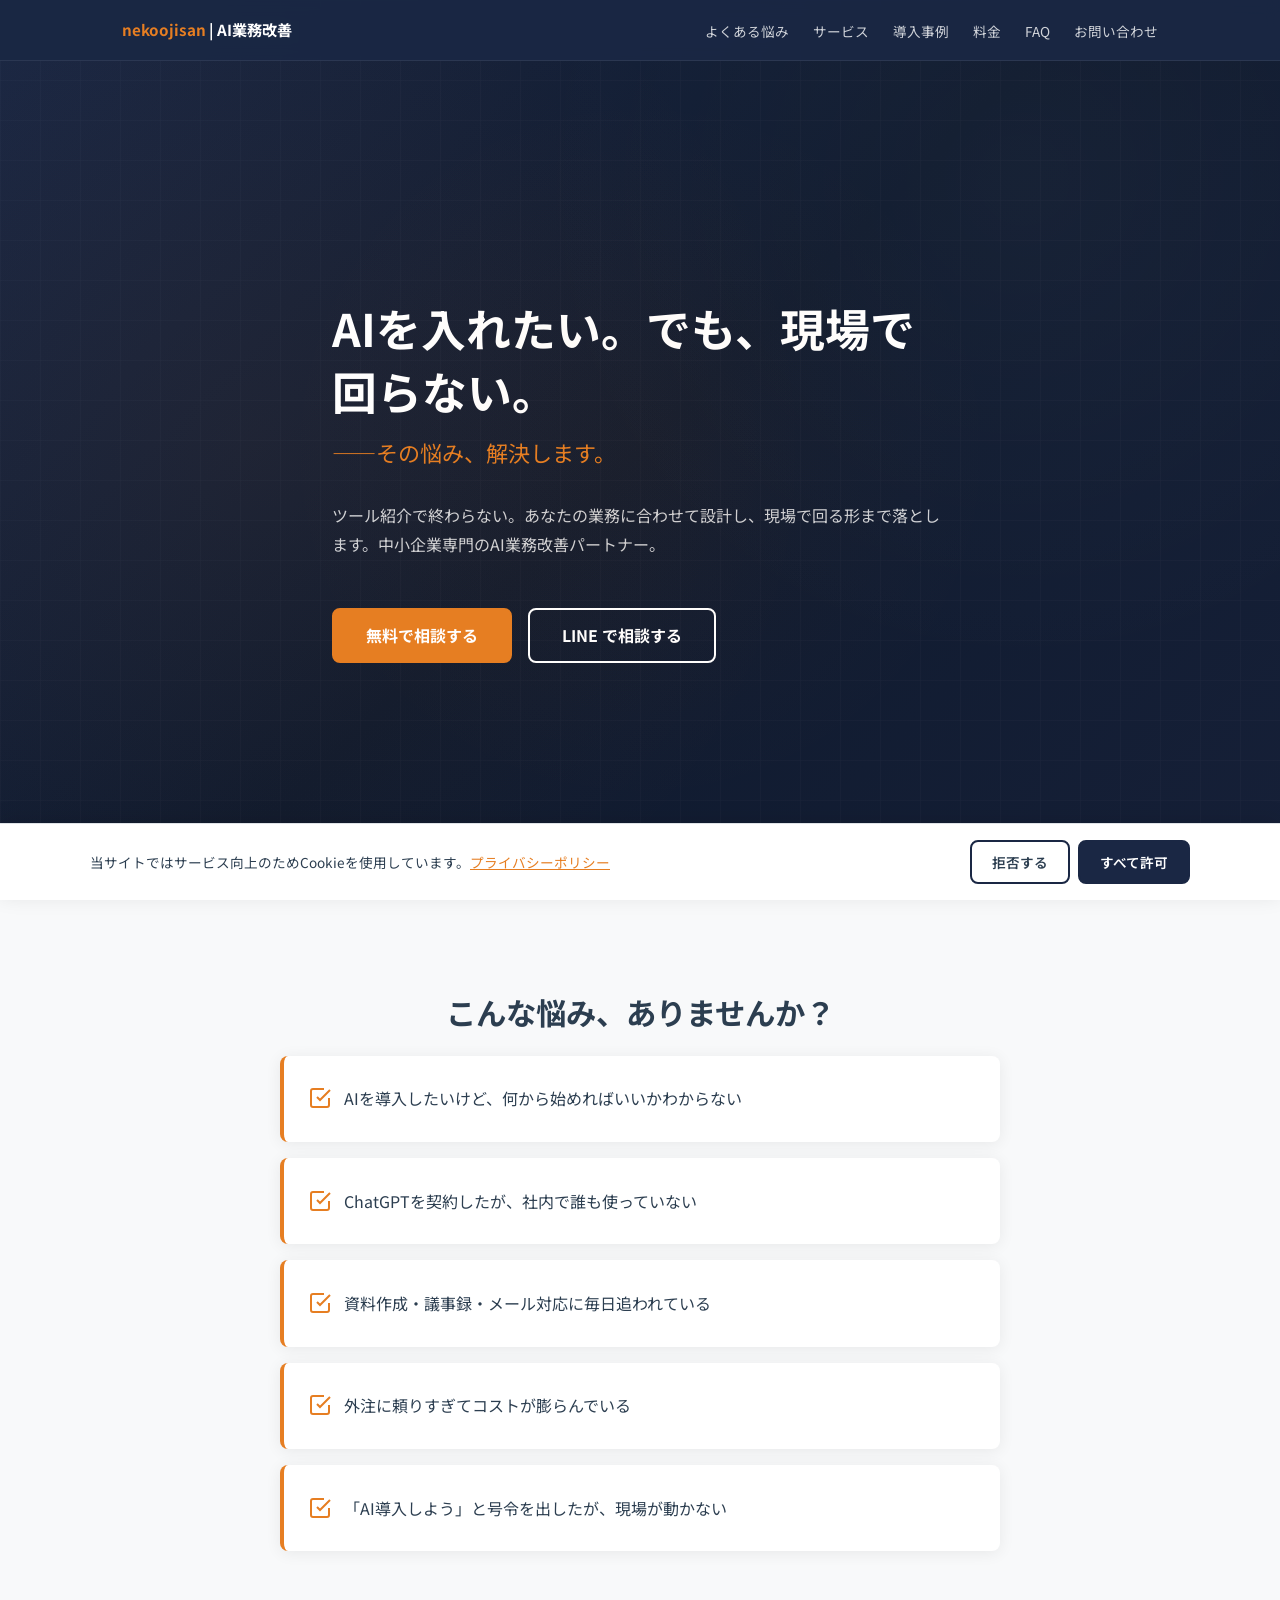
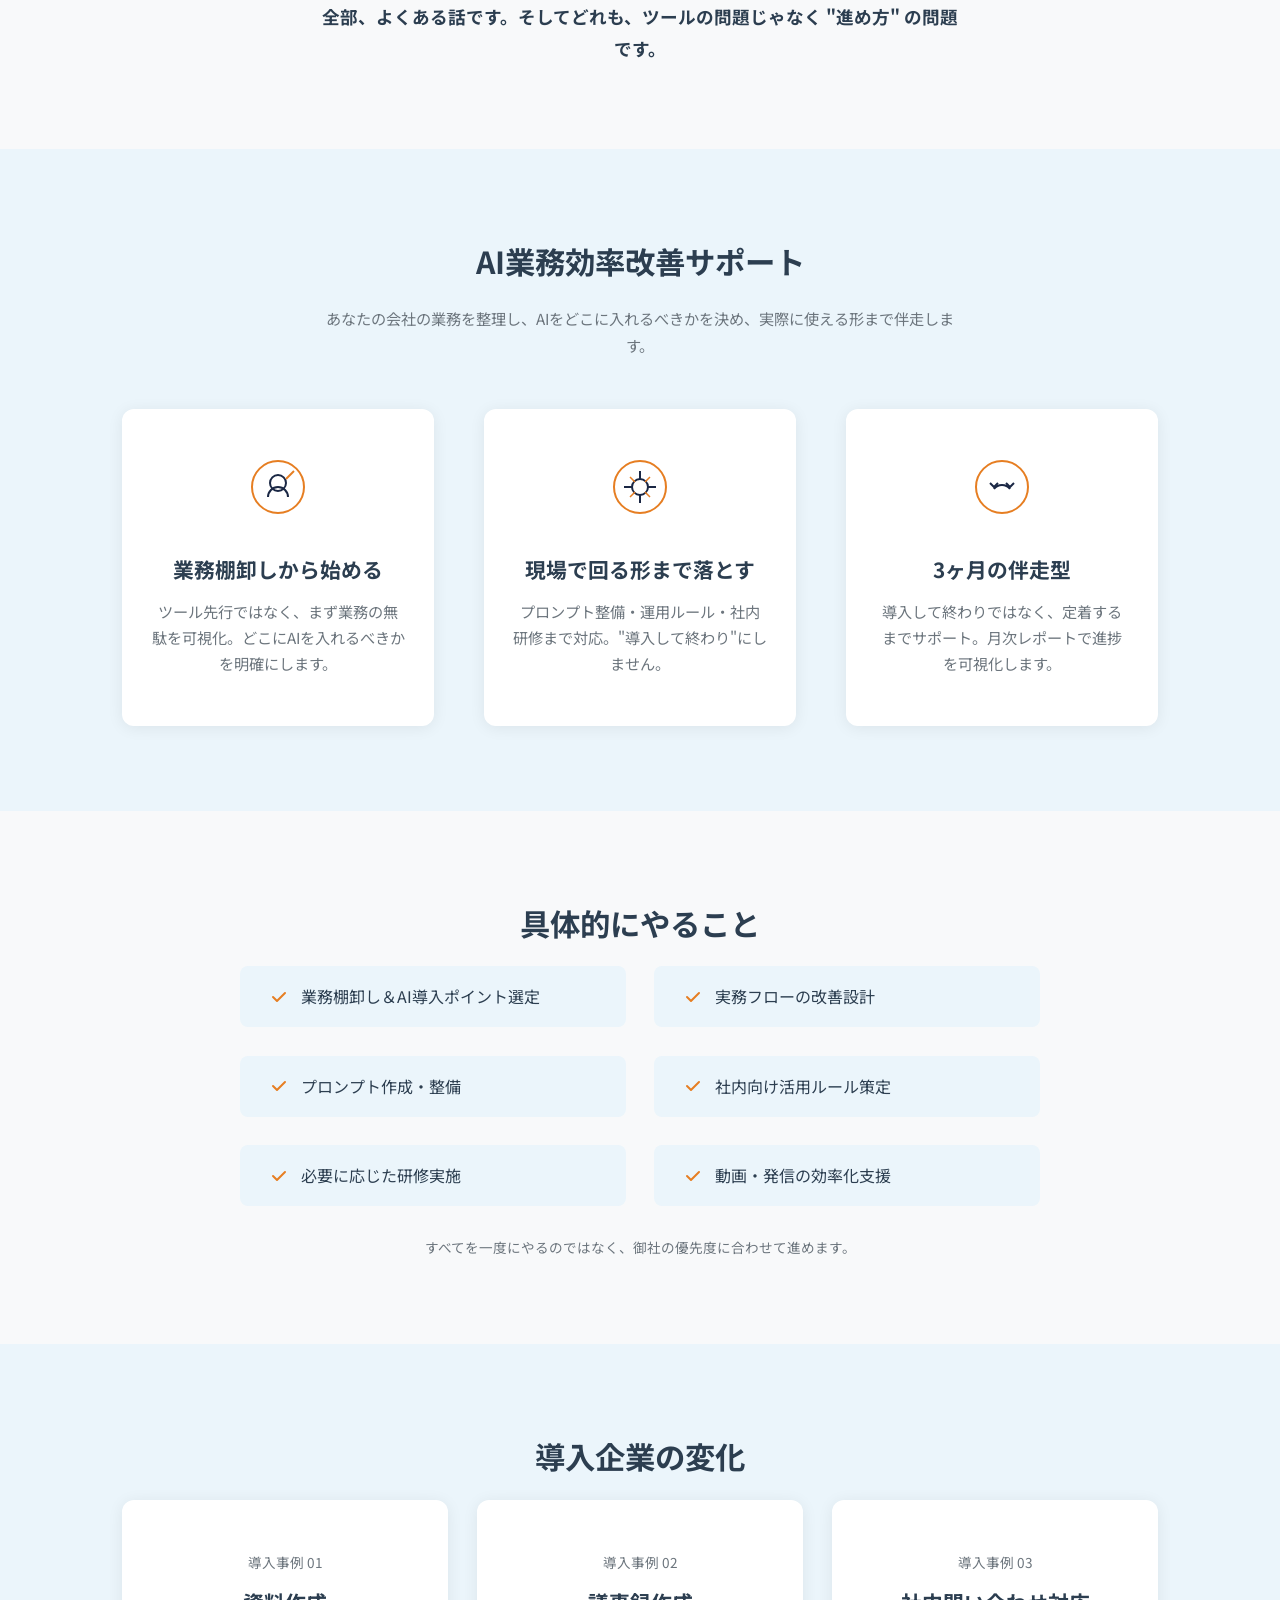
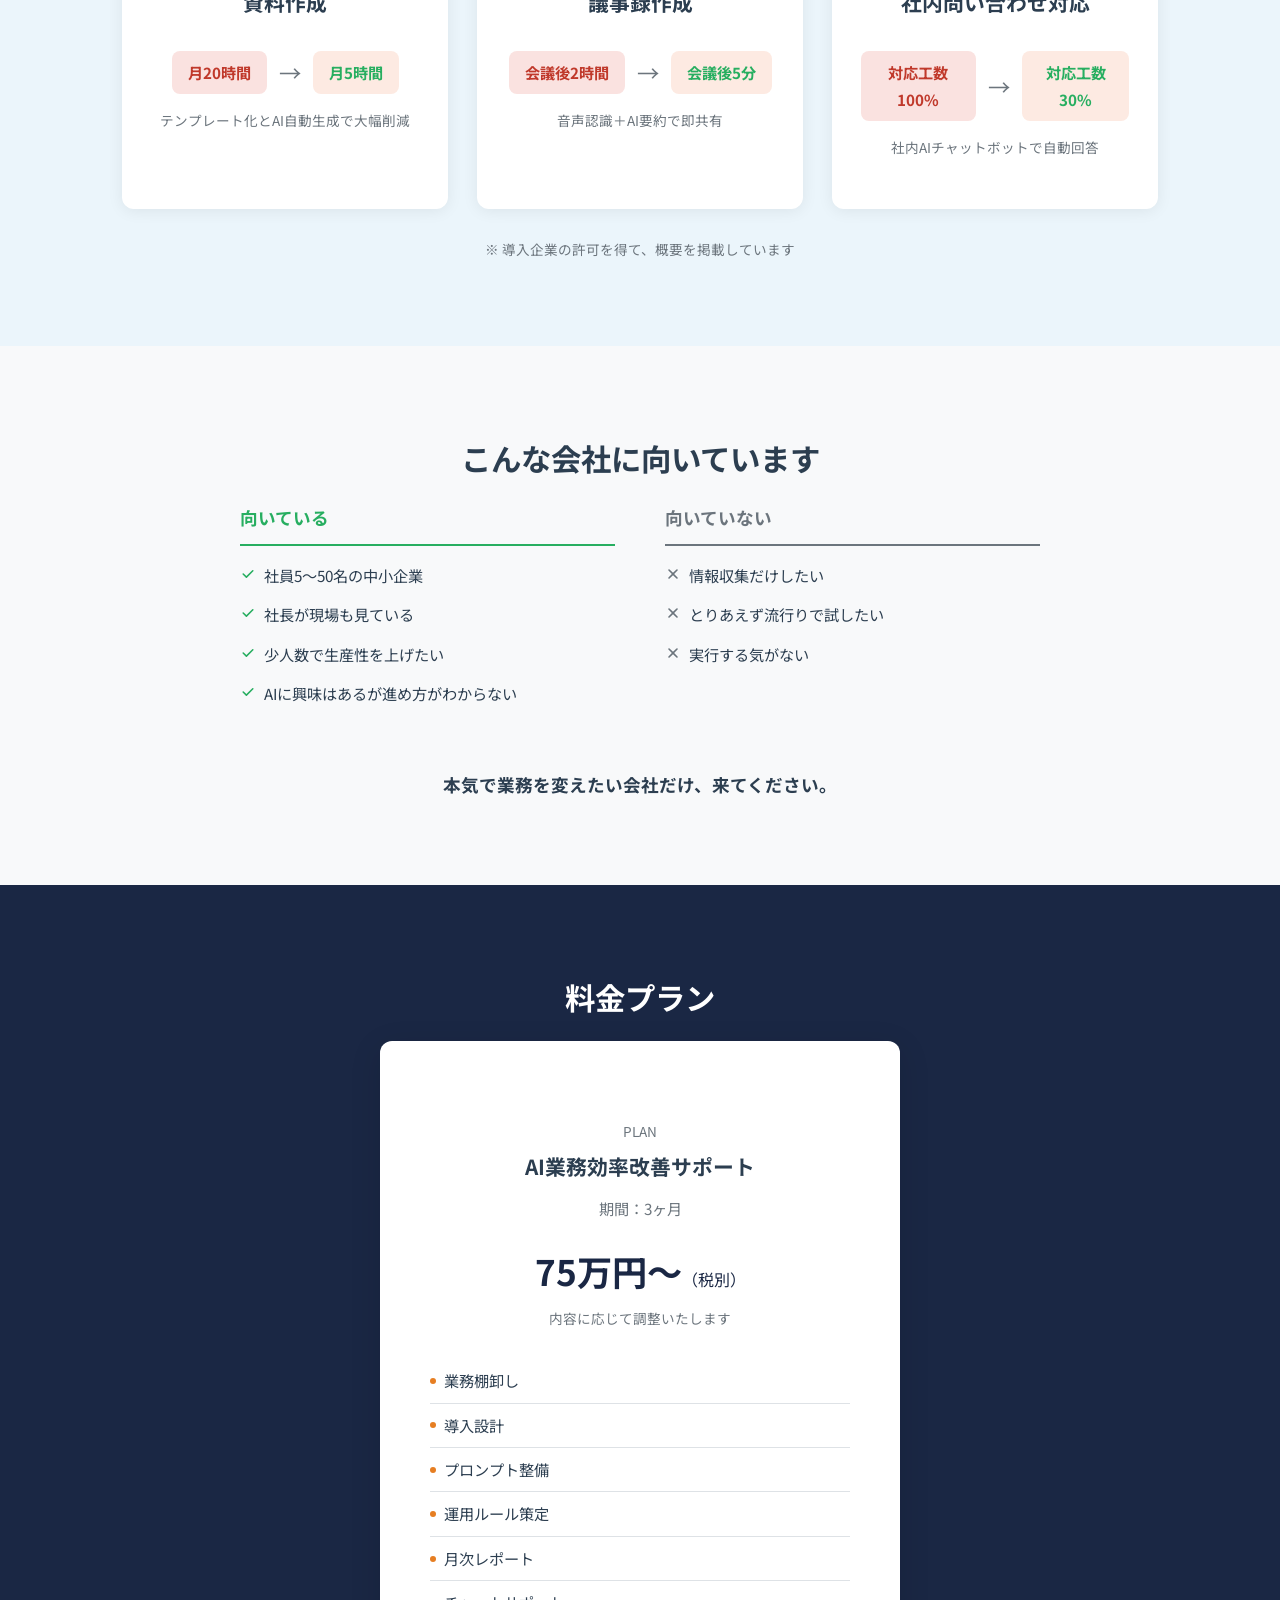
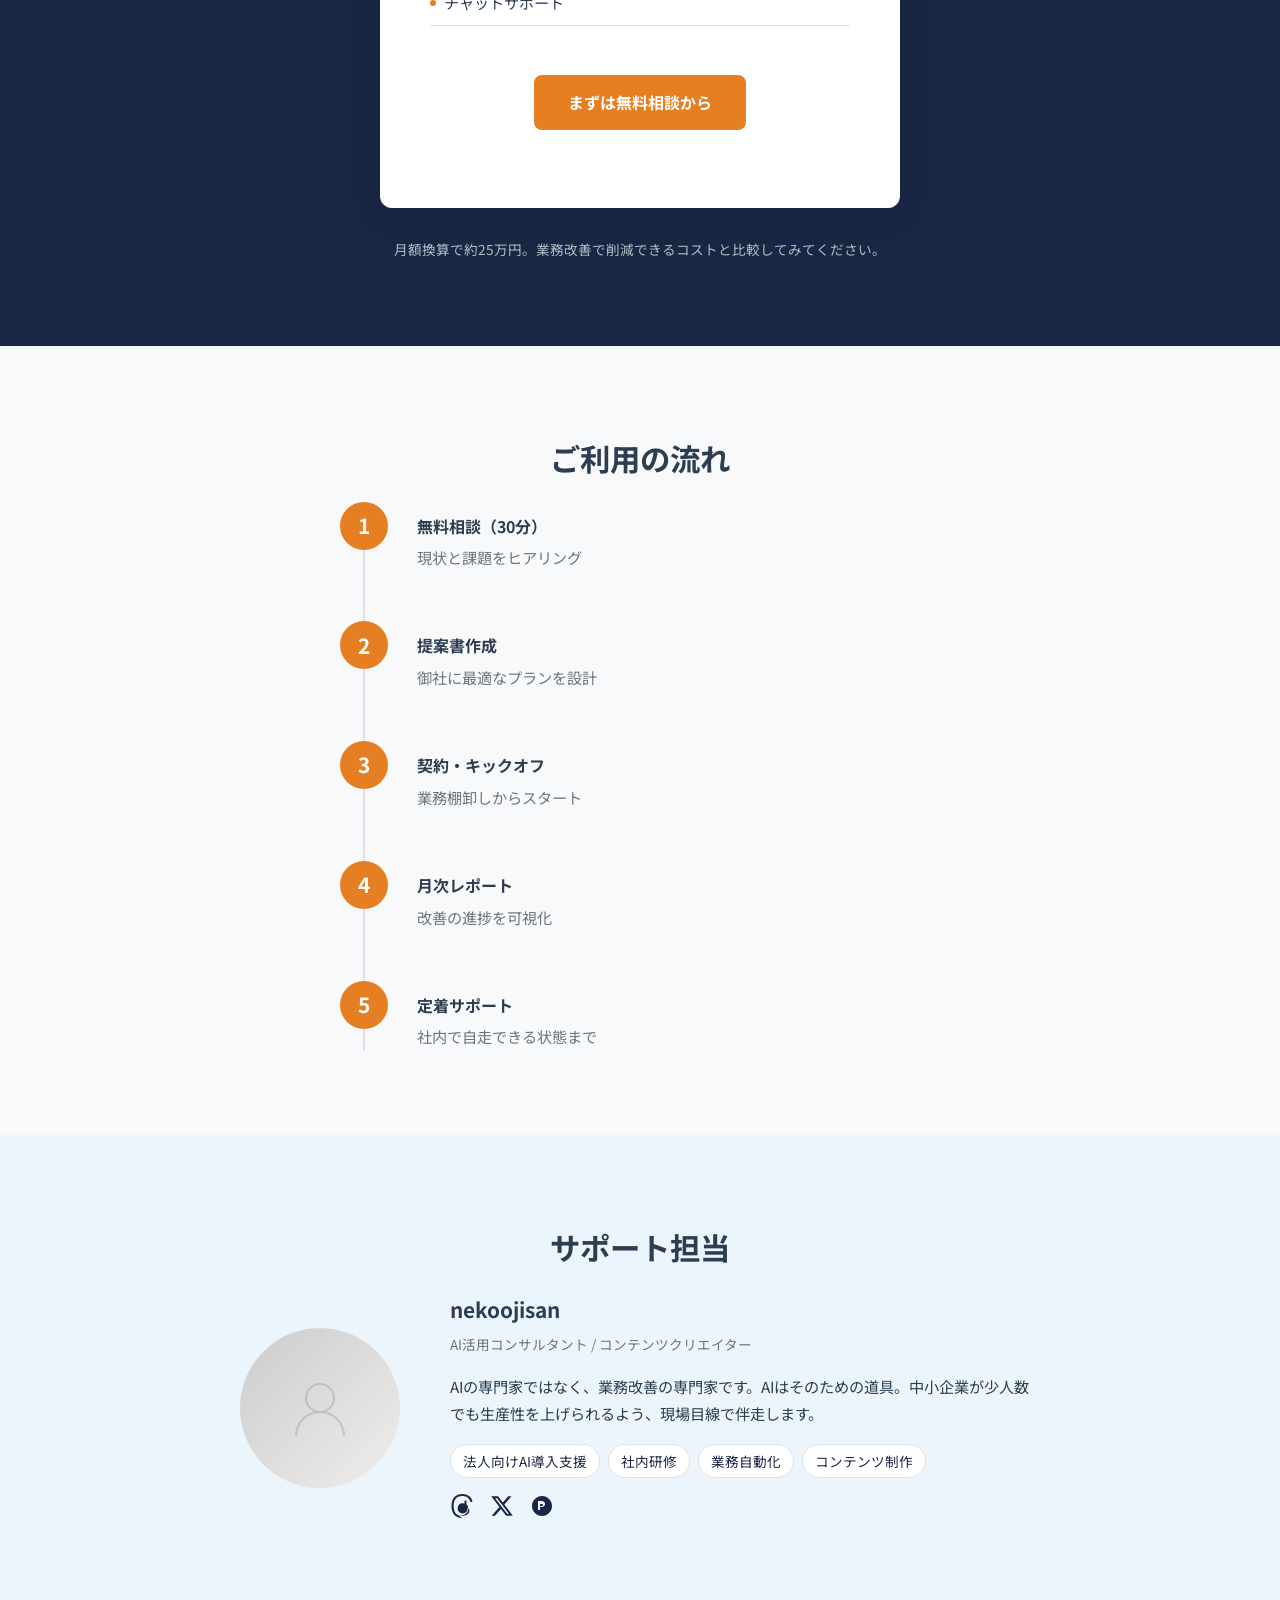
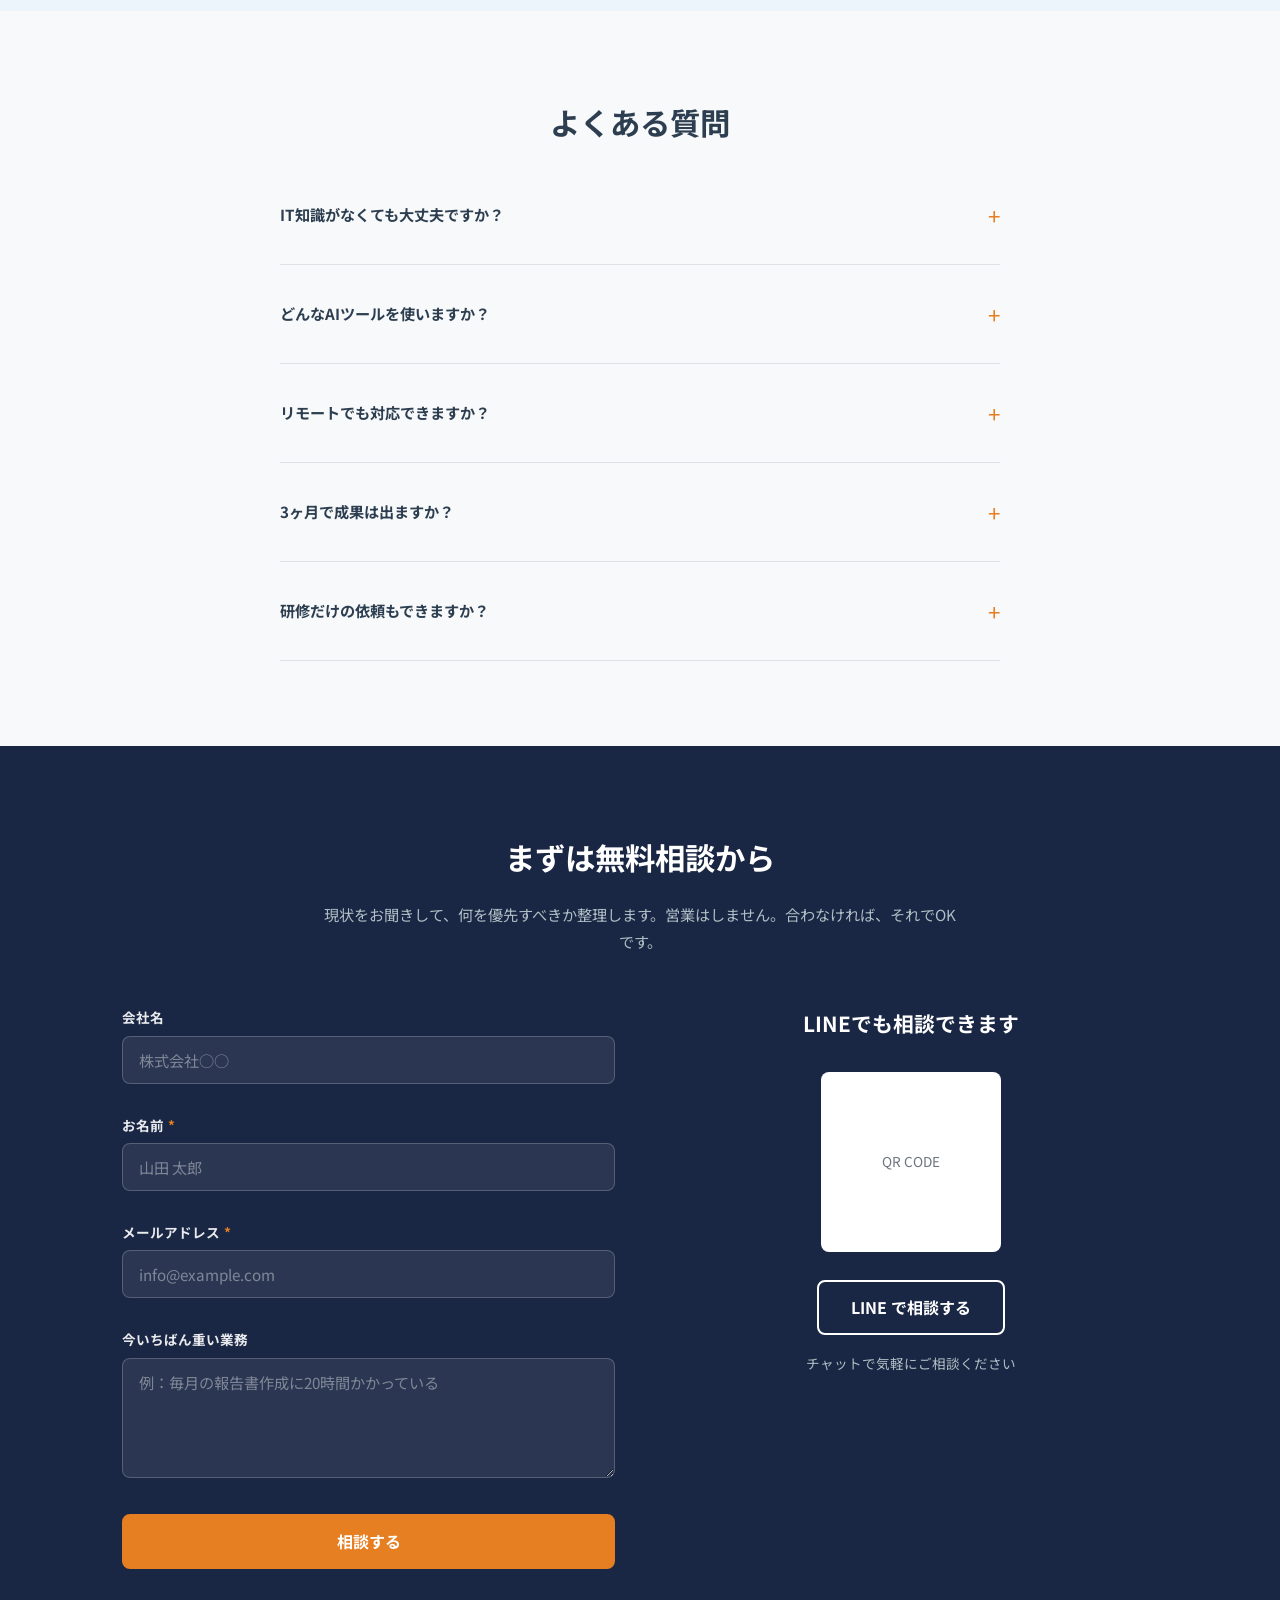
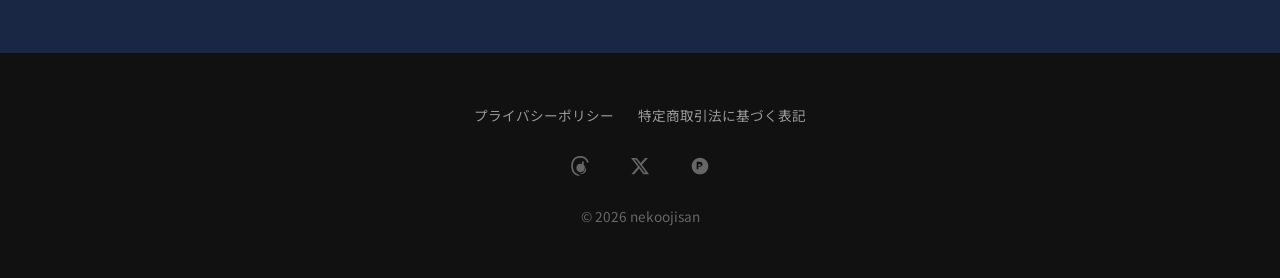
<file: index.html>
<!DOCTYPE html>
<html lang="ja">
<head>
  <meta charset="UTF-8">
  <meta name="viewport" content="width=device-width, initial-scale=1.0">
  <title>AI業務効率改善サポート | nekoojisan - 中小企業専門</title>
  <meta name="description" content="中小企業向けAI業務改善の伴走支援。業務棚卸しから導入設計、プロンプト整備、社内研修まで。3ヶ月で現場にAIを定着させます。">

  <!-- OGP -->
  <meta property="og:title" content="AI業務効率改善サポート | nekoojisan">
  <meta property="og:description" content="中小企業向けAI業務改善の伴走支援。業務棚卸しから導入設計、プロンプト整備、社内研修まで。">
  <meta property="og:type" content="website">
  <meta property="og:image" content="assets/images/og-image.svg">
  <meta property="og:locale" content="ja_JP">
  <meta name="twitter:card" content="summary_large_image">

  <!-- Fonts: Variable Fonts (single request, wght 400..700) -->
  <link rel="preconnect" href="https://fonts.googleapis.com">
  <link rel="preconnect" href="https://fonts.gstatic.com" crossorigin>
  <link href="https://fonts.googleapis.com/css2?family=Noto+Sans+JP:wght@400..700&display=swap" rel="stylesheet">

  <!-- Critical CSS (inline) -->
  <style>
    *,*::before,*::after{box-sizing:border-box;margin:0;padding:0}
    html{scroll-behavior:smooth}
    body{font-family:"Noto Sans JP",ui-sans-serif,system-ui,sans-serif;line-height:1.8;color:#2c3e50;background:#f8f9fa;overflow-x:hidden}
    img{max-width:100%;height:auto;display:block}
    .skip-link{position:absolute;top:-100%;left:1rem;background:#e67e22;color:#fff;padding:.75rem 1.5rem;border-radius:.5rem;font-weight:700;z-index:10000;text-decoration:none}
    .skip-link:focus{top:1rem}
    .header{position:fixed;top:0;left:0;width:100%;z-index:1000;background:rgba(26,39,68,.95);backdrop-filter:blur(8px);-webkit-backdrop-filter:blur(8px)}
    .header__inner{display:flex;align-items:center;justify-content:space-between;height:60px;max-width:1100px;margin:0 auto;padding:0 clamp(1rem,3vw,2rem)}
    .hero{position:relative;min-height:100dvh;display:flex;align-items:center;background:linear-gradient(135deg,#1a2744 0%,#0f1a2e 50%,#162038 100%);color:#fff;overflow:hidden;padding-top:60px}
    .container{width:100%;max-width:1100px;margin:0 auto;padding:0 clamp(1rem,3vw,2rem)}
  </style>

  <!-- Main CSS (non-blocking) -->
  <link rel="preload" href="assets/css/style.css" as="style" onload="this.onload=null;this.rel='stylesheet'">
  <noscript><link rel="stylesheet" href="assets/css/style.css"></noscript>

  <!-- Structured Data: LocalBusiness -->
  <script type="application/ld+json">
  {
    "@context": "https://schema.org",
    "@type": "LocalBusiness",
    "name": "nekoojisan AI業務改善サポート",
    "description": "中小企業向けAI業務改善の伴走支援",
    "url": "https://nekoojisan-ai-consulting-lp.netlify.app",
    "serviceType": "AI業務効率改善コンサルティング"
  }
  </script>
</head>
<body>

  <!-- Skip Link (WCAG 2.2) -->
  <a href="#main" class="skip-link">メインコンテンツへスキップ</a>

  <!-- ========== Header ========== -->
  <header class="header" role="banner">
    <div class="container header__inner">
      <a href="#" class="header__logo"><span>nekoojisan</span> | AI業務改善</a>
      <nav class="nav" role="navigation" aria-label="メインナビゲーション">
        <ul class="nav__list">
          <li><a href="#problems" class="nav__link">よくある悩み</a></li>
          <li><a href="#features" class="nav__link">サービス</a></li>
          <li><a href="#cases" class="nav__link">導入事例</a></li>
          <li><a href="#pricing" class="nav__link">料金</a></li>
          <li><a href="#faq" class="nav__link">FAQ</a></li>
          <li><a href="#contact" class="nav__link">お問い合わせ</a></li>
        </ul>
      </nav>
      <button class="hamburger" aria-label="メニューを開く" aria-expanded="false" type="button">
        <span class="hamburger__line"></span>
        <span class="hamburger__line"></span>
        <span class="hamburger__line"></span>
      </button>
    </div>
  </header>

  <main id="main" role="main" tabindex="-1">

  <!-- ========== S1: Hero ========== -->
  <section id="hero" class="hero">
    <div class="hero__pattern"></div>
    <div class="hero__grid"></div>
    <div class="cursor-spotlight" aria-hidden="true"></div>
    <div class="container hero__content">
      <h1 class="hero__title">AIを入れたい。でも、現場で回らない。</h1>
      <span class="hero__accent">——その悩み、解決します。</span>
      <p class="hero__desc">ツール紹介で終わらない。あなたの業務に合わせて設計し、現場で回る形まで落とします。中小企業専門のAI業務改善パートナー。</p>
      <div class="hero__buttons">
        <a href="#contact" class="btn btn--accent" data-magnet>無料で相談する</a>
        <a href="https://line.me/R/ti/p/XXXXX" class="btn btn--outline" target="_blank" rel="noopener noreferrer">LINE で相談する</a>
      </div>
    </div>
  </section>

  <!-- ========== S2: Problems ========== -->
  <section id="problems" class="section">
    <div class="container">
      <h2 class="section__title scroll-reveal">こんな悩み、ありませんか？</h2>
      <div class="problems__list">
        <div class="problems__item scroll-reveal">
          <svg class="problems__icon" viewBox="0 0 24 24" fill="none" stroke="currentColor" stroke-width="2" aria-hidden="true"><path d="M9 11l3 3L22 4"/><path d="M21 12v7a2 2 0 01-2 2H5a2 2 0 01-2-2V5a2 2 0 012-2h11"/></svg>
          <p>AIを導入したいけど、何から始めればいいかわからない</p>
        </div>
        <div class="problems__item scroll-reveal">
          <svg class="problems__icon" viewBox="0 0 24 24" fill="none" stroke="currentColor" stroke-width="2" aria-hidden="true"><path d="M9 11l3 3L22 4"/><path d="M21 12v7a2 2 0 01-2 2H5a2 2 0 01-2-2V5a2 2 0 012-2h11"/></svg>
          <p>ChatGPTを契約したが、社内で誰も使っていない</p>
        </div>
        <div class="problems__item scroll-reveal">
          <svg class="problems__icon" viewBox="0 0 24 24" fill="none" stroke="currentColor" stroke-width="2" aria-hidden="true"><path d="M9 11l3 3L22 4"/><path d="M21 12v7a2 2 0 01-2 2H5a2 2 0 01-2-2V5a2 2 0 012-2h11"/></svg>
          <p>資料作成・議事録・メール対応に毎日追われている</p>
        </div>
        <div class="problems__item scroll-reveal">
          <svg class="problems__icon" viewBox="0 0 24 24" fill="none" stroke="currentColor" stroke-width="2" aria-hidden="true"><path d="M9 11l3 3L22 4"/><path d="M21 12v7a2 2 0 01-2 2H5a2 2 0 01-2-2V5a2 2 0 012-2h11"/></svg>
          <p>外注に頼りすぎてコストが膨らんでいる</p>
        </div>
        <div class="problems__item scroll-reveal">
          <svg class="problems__icon" viewBox="0 0 24 24" fill="none" stroke="currentColor" stroke-width="2" aria-hidden="true"><path d="M9 11l3 3L22 4"/><path d="M21 12v7a2 2 0 01-2 2H5a2 2 0 01-2-2V5a2 2 0 012-2h11"/></svg>
          <p>「AI導入しよう」と号令を出したが、現場が動かない</p>
        </div>
      </div>
      <p class="problems__summary scroll-reveal">全部、よくある話です。そしてどれも、ツールの問題じゃなく "進め方" の問題です。</p>
    </div>
  </section>

  <!-- ========== S3: Features ========== -->
  <section id="features" class="section section--alt">
    <div class="container">
      <h2 class="section__title scroll-reveal">AI業務効率改善サポート</h2>
      <p class="section__subtitle scroll-reveal">あなたの会社の業務を整理し、AIをどこに入れるべきかを決め、実際に使える形まで伴走します。</p>
      <div class="features__grid">
        <div class="features__card tilt-card scroll-reveal">
          <svg class="features__card-icon" viewBox="0 0 56 56" fill="none" aria-hidden="true"><circle cx="28" cy="28" r="26" stroke="#e67e22" stroke-width="2"/><circle cx="28" cy="24" r="8" stroke="#1a2744" stroke-width="2"/><path d="M18 38c0-5.523 4.477-10 10-10s10 4.477 10 10" stroke="#1a2744" stroke-width="2" fill="none"/><line x1="36" y1="20" x2="44" y2="12" stroke="#e67e22" stroke-width="2"/></svg>
          <h3 class="features__card-title">業務棚卸しから始める</h3>
          <p class="features__card-text">ツール先行ではなく、まず業務の無駄を可視化。どこにAIを入れるべきかを明確にします。</p>
        </div>
        <div class="features__card tilt-card scroll-reveal">
          <svg class="features__card-icon" viewBox="0 0 56 56" fill="none" aria-hidden="true"><circle cx="28" cy="28" r="26" stroke="#e67e22" stroke-width="2"/><circle cx="28" cy="28" r="8" stroke="#1a2744" stroke-width="2"/><path d="M28 20V12M28 44v-8M36 28h8M12 28h8" stroke="#1a2744" stroke-width="2"/><path d="M33 23l5-5M18 38l5-5M33 33l5 5M18 18l5 5" stroke="#e67e22" stroke-width="1.5"/></svg>
          <h3 class="features__card-title">現場で回る形まで落とす</h3>
          <p class="features__card-text">プロンプト整備・運用ルール・社内研修まで対応。"導入して終わり"にしません。</p>
        </div>
        <div class="features__card tilt-card scroll-reveal">
          <svg class="features__card-icon" viewBox="0 0 56 56" fill="none" aria-hidden="true"><circle cx="28" cy="28" r="26" stroke="#e67e22" stroke-width="2"/><path d="M20 30c0 0 3-4 8-4s8 4 8 4" stroke="#1a2744" stroke-width="2" fill="none"/><path d="M16 24l4 4 4-4" stroke="#1a2744" stroke-width="2" fill="none"/><path d="M32 24l4 4 4-4" stroke="#1a2744" stroke-width="2" fill="none"/></svg>
          <h3 class="features__card-title">3ヶ月の伴走型</h3>
          <p class="features__card-text">導入して終わりではなく、定着するまでサポート。月次レポートで進捗を可視化します。</p>
        </div>
      </div>
    </div>
  </section>

  <!-- ========== S4: Services ========== -->
  <section id="services" class="section">
    <div class="container">
      <h2 class="section__title scroll-reveal">具体的にやること</h2>
      <div class="services__grid">
        <div class="services__item scroll-reveal">
          <svg class="services__item-icon" viewBox="0 0 20 20" fill="currentColor" aria-hidden="true"><path d="M16.707 5.293a1 1 0 010 1.414l-8 8a1 1 0 01-1.414 0l-4-4a1 1 0 011.414-1.414L8 12.586l7.293-7.293a1 1 0 011.414 0z"/></svg>
          <span>業務棚卸し＆AI導入ポイント選定</span>
        </div>
        <div class="services__item scroll-reveal">
          <svg class="services__item-icon" viewBox="0 0 20 20" fill="currentColor" aria-hidden="true"><path d="M16.707 5.293a1 1 0 010 1.414l-8 8a1 1 0 01-1.414 0l-4-4a1 1 0 011.414-1.414L8 12.586l7.293-7.293a1 1 0 011.414 0z"/></svg>
          <span>実務フローの改善設計</span>
        </div>
        <div class="services__item scroll-reveal">
          <svg class="services__item-icon" viewBox="0 0 20 20" fill="currentColor" aria-hidden="true"><path d="M16.707 5.293a1 1 0 010 1.414l-8 8a1 1 0 01-1.414 0l-4-4a1 1 0 011.414-1.414L8 12.586l7.293-7.293a1 1 0 011.414 0z"/></svg>
          <span>プロンプト作成・整備</span>
        </div>
        <div class="services__item scroll-reveal">
          <svg class="services__item-icon" viewBox="0 0 20 20" fill="currentColor" aria-hidden="true"><path d="M16.707 5.293a1 1 0 010 1.414l-8 8a1 1 0 01-1.414 0l-4-4a1 1 0 011.414-1.414L8 12.586l7.293-7.293a1 1 0 011.414 0z"/></svg>
          <span>社内向け活用ルール策定</span>
        </div>
        <div class="services__item scroll-reveal">
          <svg class="services__item-icon" viewBox="0 0 20 20" fill="currentColor" aria-hidden="true"><path d="M16.707 5.293a1 1 0 010 1.414l-8 8a1 1 0 01-1.414 0l-4-4a1 1 0 011.414-1.414L8 12.586l7.293-7.293a1 1 0 011.414 0z"/></svg>
          <span>必要に応じた研修実施</span>
        </div>
        <div class="services__item scroll-reveal">
          <svg class="services__item-icon" viewBox="0 0 20 20" fill="currentColor" aria-hidden="true"><path d="M16.707 5.293a1 1 0 010 1.414l-8 8a1 1 0 01-1.414 0l-4-4a1 1 0 011.414-1.414L8 12.586l7.293-7.293a1 1 0 011.414 0z"/></svg>
          <span>動画・発信の効率化支援</span>
        </div>
      </div>
      <p class="services__note scroll-reveal">すべてを一度にやるのではなく、御社の優先度に合わせて進めます。</p>
    </div>
  </section>

  <!-- ========== S5: Cases ========== -->
  <section id="cases" class="section section--alt">
    <div class="container">
      <h2 class="section__title scroll-reveal">導入企業の変化</h2>
      <div class="cases__grid">
        <div class="cases__card tilt-card scroll-reveal">
          <p class="cases__card-label">導入事例 01</p>
          <h3 class="cases__card-title">資料作成</h3>
          <div class="cases__card-comparison">
            <span class="cases__card-before">月20時間</span>
            <span class="cases__card-arrow" aria-hidden="true">→</span>
            <span class="cases__card-after">月5時間</span>
          </div>
          <p class="cases__card-desc">テンプレート化とAI自動生成で大幅削減</p>
        </div>
        <div class="cases__card tilt-card scroll-reveal">
          <p class="cases__card-label">導入事例 02</p>
          <h3 class="cases__card-title">議事録作成</h3>
          <div class="cases__card-comparison">
            <span class="cases__card-before">会議後2時間</span>
            <span class="cases__card-arrow" aria-hidden="true">→</span>
            <span class="cases__card-after">会議後5分</span>
          </div>
          <p class="cases__card-desc">音声認識＋AI要約で即共有</p>
        </div>
        <div class="cases__card tilt-card scroll-reveal">
          <p class="cases__card-label">導入事例 03</p>
          <h3 class="cases__card-title">社内問い合わせ対応</h3>
          <div class="cases__card-comparison">
            <span class="cases__card-before">対応工数100%</span>
            <span class="cases__card-arrow" aria-hidden="true">→</span>
            <span class="cases__card-after">対応工数30%</span>
          </div>
          <p class="cases__card-desc">社内AIチャットボットで自動回答</p>
        </div>
      </div>
      <p class="cases__note scroll-reveal">※ 導入企業の許可を得て、概要を掲載しています</p>
    </div>
  </section>

  <!-- ========== S6: Target ========== -->
  <section id="target" class="section">
    <div class="container">
      <h2 class="section__title scroll-reveal">こんな会社に向いています</h2>
      <div class="target__grid scroll-reveal">
        <div class="target__col target__col--yes">
          <h3 class="target__col-title">向いている</h3>
          <div class="target__item"><svg class="target__item-icon target__item-icon--yes" width="16" height="16" viewBox="0 0 20 20" fill="currentColor" aria-hidden="true"><path d="M16.707 5.293a1 1 0 010 1.414l-8 8a1 1 0 01-1.414 0l-4-4a1 1 0 011.414-1.414L8 12.586l7.293-7.293a1 1 0 011.414 0z"/></svg><span>社員5〜50名の中小企業</span></div>
          <div class="target__item"><svg class="target__item-icon target__item-icon--yes" width="16" height="16" viewBox="0 0 20 20" fill="currentColor" aria-hidden="true"><path d="M16.707 5.293a1 1 0 010 1.414l-8 8a1 1 0 01-1.414 0l-4-4a1 1 0 011.414-1.414L8 12.586l7.293-7.293a1 1 0 011.414 0z"/></svg><span>社長が現場も見ている</span></div>
          <div class="target__item"><svg class="target__item-icon target__item-icon--yes" width="16" height="16" viewBox="0 0 20 20" fill="currentColor" aria-hidden="true"><path d="M16.707 5.293a1 1 0 010 1.414l-8 8a1 1 0 01-1.414 0l-4-4a1 1 0 011.414-1.414L8 12.586l7.293-7.293a1 1 0 011.414 0z"/></svg><span>少人数で生産性を上げたい</span></div>
          <div class="target__item"><svg class="target__item-icon target__item-icon--yes" width="16" height="16" viewBox="0 0 20 20" fill="currentColor" aria-hidden="true"><path d="M16.707 5.293a1 1 0 010 1.414l-8 8a1 1 0 01-1.414 0l-4-4a1 1 0 011.414-1.414L8 12.586l7.293-7.293a1 1 0 011.414 0z"/></svg><span>AIに興味はあるが進め方がわからない</span></div>
        </div>
        <div class="target__col target__col--no">
          <h3 class="target__col-title">向いていない</h3>
          <div class="target__item"><svg class="target__item-icon target__item-icon--no" width="16" height="16" viewBox="0 0 20 20" fill="currentColor" aria-hidden="true"><path d="M4.293 4.293a1 1 0 011.414 0L10 8.586l4.293-4.293a1 1 0 111.414 1.414L11.414 10l4.293 4.293a1 1 0 01-1.414 1.414L10 11.414l-4.293 4.293a1 1 0 01-1.414-1.414L8.586 10 4.293 5.707a1 1 0 010-1.414z"/></svg><span>情報収集だけしたい</span></div>
          <div class="target__item"><svg class="target__item-icon target__item-icon--no" width="16" height="16" viewBox="0 0 20 20" fill="currentColor" aria-hidden="true"><path d="M4.293 4.293a1 1 0 011.414 0L10 8.586l4.293-4.293a1 1 0 111.414 1.414L11.414 10l4.293 4.293a1 1 0 01-1.414 1.414L10 11.414l-4.293 4.293a1 1 0 01-1.414-1.414L8.586 10 4.293 5.707a1 1 0 010-1.414z"/></svg><span>とりあえず流行りで試したい</span></div>
          <div class="target__item"><svg class="target__item-icon target__item-icon--no" width="16" height="16" viewBox="0 0 20 20" fill="currentColor" aria-hidden="true"><path d="M4.293 4.293a1 1 0 011.414 0L10 8.586l4.293-4.293a1 1 0 111.414 1.414L11.414 10l4.293 4.293a1 1 0 01-1.414 1.414L10 11.414l-4.293 4.293a1 1 0 01-1.414-1.414L8.586 10 4.293 5.707a1 1 0 010-1.414z"/></svg><span>実行する気がない</span></div>
        </div>
      </div>
      <p class="target__cta scroll-reveal">本気で業務を変えたい会社だけ、来てください。</p>
    </div>
  </section>

  <!-- ========== S7: Pricing ========== -->
  <section id="pricing" class="section section--dark">
    <div class="container">
      <h2 class="section__title scroll-reveal">料金プラン</h2>
      <div class="pricing__card scroll-reveal">
        <p class="pricing__card-plan">PLAN</p>
        <h3 class="pricing__card-name">AI業務効率改善サポート</h3>
        <p class="pricing__card-duration">期間：3ヶ月</p>
        <p class="pricing__card-price">75万円〜<span>（税別）</span></p>
        <p class="pricing__card-note">内容に応じて調整いたします</p>
        <ul class="pricing__card-list">
          <li>業務棚卸し</li>
          <li>導入設計</li>
          <li>プロンプト整備</li>
          <li>運用ルール策定</li>
          <li>月次レポート</li>
          <li>チャットサポート</li>
        </ul>
        <a href="#contact" class="btn btn--accent" data-magnet>まずは無料相談から</a>
      </div>
      <p class="pricing__footnote scroll-reveal">月額換算で約25万円。業務改善で削減できるコストと比較してみてください。</p>
    </div>
  </section>

  <!-- ========== S8: Steps ========== -->
  <section id="steps" class="section">
    <div class="container">
      <h2 class="section__title scroll-reveal">ご利用の流れ</h2>
      <div class="steps__timeline">
        <div class="steps__item scroll-reveal">
          <div class="steps__number" aria-hidden="true">1</div>
          <div class="steps__content"><h3 class="steps__content-title">無料相談（30分）</h3><p class="steps__content-desc">現状と課題をヒアリング</p></div>
        </div>
        <div class="steps__item scroll-reveal">
          <div class="steps__number" aria-hidden="true">2</div>
          <div class="steps__content"><h3 class="steps__content-title">提案書作成</h3><p class="steps__content-desc">御社に最適なプランを設計</p></div>
        </div>
        <div class="steps__item scroll-reveal">
          <div class="steps__number" aria-hidden="true">3</div>
          <div class="steps__content"><h3 class="steps__content-title">契約・キックオフ</h3><p class="steps__content-desc">業務棚卸しからスタート</p></div>
        </div>
        <div class="steps__item scroll-reveal">
          <div class="steps__number" aria-hidden="true">4</div>
          <div class="steps__content"><h3 class="steps__content-title">月次レポート</h3><p class="steps__content-desc">改善の進捗を可視化</p></div>
        </div>
        <div class="steps__item scroll-reveal">
          <div class="steps__number" aria-hidden="true">5</div>
          <div class="steps__content"><h3 class="steps__content-title">定着サポート</h3><p class="steps__content-desc">社内で自走できる状態まで</p></div>
        </div>
      </div>
    </div>
  </section>

  <!-- ========== S9: Profile ========== -->
  <section id="profile" class="section section--alt">
    <div class="container">
      <h2 class="section__title scroll-reveal">サポート担当</h2>
      <div class="profile__inner scroll-reveal">
        <div class="profile__image" aria-hidden="true">
          <svg viewBox="0 0 80 80" fill="none"><circle cx="40" cy="30" r="14" stroke="#999" stroke-width="2"/><path d="M16 68c0-13.255 10.745-24 24-24s24 10.745 24 24" stroke="#999" stroke-width="2"/></svg>
        </div>
        <div class="profile__text">
          <h3 class="profile__name">nekoojisan</h3>
          <p class="profile__role">AI活用コンサルタント / コンテンツクリエイター</p>
          <p class="profile__desc">AIの専門家ではなく、業務改善の専門家です。AIはそのための道具。中小企業が少人数でも生産性を上げられるよう、現場目線で伴走します。</p>
          <div class="profile__tags">
            <span class="profile__tag">法人向けAI導入支援</span>
            <span class="profile__tag">社内研修</span>
            <span class="profile__tag">業務自動化</span>
            <span class="profile__tag">コンテンツ制作</span>
          </div>
          <div class="profile__sns">
            <a href="#" aria-label="Threads"><svg viewBox="0 0 24 24" fill="currentColor"><path d="M12.186 24h-.007c-3.581-.024-6.334-1.205-8.184-3.509C2.35 18.44 1.5 15.586 1.472 12.01v-.017c.03-3.579.879-6.43 2.525-8.482C5.845 1.205 8.6.024 12.18 0h.014c2.746.02 5.043.725 6.826 2.098 1.677 1.29 2.858 3.13 3.509 5.467l-2.04.569c-1.104-3.96-3.898-5.984-8.304-6.015-2.91.022-5.11.936-6.54 2.717C4.307 6.504 3.616 8.914 3.59 12c.025 3.086.718 5.496 2.057 7.164 1.432 1.783 3.631 2.698 6.54 2.717 2.623-.02 4.358-.631 5.8-2.045 1.647-1.613 1.58-3.599 1.009-4.793-.29-.607-.755-1.118-1.286-1.49a8.853 8.853 0 01-.349 2.2c-.526 1.643-1.45 2.74-2.746 3.262-1.073.432-2.32.486-3.503.151-1.31-.37-2.349-1.202-2.927-2.34-.508-.998-.67-2.22-.456-3.44.432-2.47 2.09-4.076 4.328-4.198a5.07 5.07 0 012.377.329c.063-.948.073-1.915.027-2.879l2.06-.126c.067 1.378.03 2.675-.11 3.927.626.486 1.11 1.122 1.42 1.868.85 2.05.655 4.77-1.547 6.922-1.775 1.736-4.026 2.498-7.093 2.519z"/></svg></a>
            <a href="#" aria-label="X（Twitter）"><svg viewBox="0 0 24 24" fill="currentColor"><path d="M18.244 2.25h3.308l-7.227 8.26 8.502 11.24H16.17l-5.214-6.817L4.99 21.75H1.68l7.73-8.835L1.254 2.25H8.08l4.713 6.231zm-1.161 17.52h1.833L7.084 4.126H5.117z"/></svg></a>
            <a href="#" aria-label="note"><svg viewBox="0 0 24 24" fill="currentColor"><path d="M22 12c0 5.523-4.477 10-10 10S2 17.523 2 12 6.477 2 12 2s10 4.477 10 10zM8 8v8h2v-3h2c1.657 0 3-1.343 3-3s-1.343-3-3-3H8zm2 3V10h2a1 1 0 110 2h-2z"/></svg></a>
          </div>
        </div>
      </div>
    </div>
  </section>

  <!-- ========== S10: FAQ ========== -->
  <section id="faq" class="section">
    <div class="container">
      <h2 class="section__title scroll-reveal">よくある質問</h2>
      <div class="faq__list">
        <details class="faq__item scroll-reveal">
          <summary>IT知識がなくても大丈夫ですか？</summary>
          <div class="faq__answer"><p>はい。専門用語を使わず、わかりやすく進めます。</p></div>
        </details>
        <details class="faq__item scroll-reveal">
          <summary>どんなAIツールを使いますか？</summary>
          <div class="faq__answer"><p>ChatGPT、Claude、Geminiなど。御社の業務に最適なものを選定します。</p></div>
        </details>
        <details class="faq__item scroll-reveal">
          <summary>リモートでも対応できますか？</summary>
          <div class="faq__answer"><p>オンライン完結で全国対応しています。</p></div>
        </details>
        <details class="faq__item scroll-reveal">
          <summary>3ヶ月で成果は出ますか？</summary>
          <div class="faq__answer"><p>最初の1ヶ月で小さな成果を出し、3ヶ月で定着を目指します。</p></div>
        </details>
        <details class="faq__item scroll-reveal">
          <summary>研修だけの依頼もできますか？</summary>
          <div class="faq__answer"><p>単発研修プランもご用意しています。お気軽にご相談ください。</p></div>
        </details>
      </div>
    </div>
  </section>

  <!-- ========== S11: CTA + Form ========== -->
  <section id="contact" class="section section--dark">
    <div class="container">
      <h2 class="section__title scroll-reveal">まずは無料相談から</h2>
      <p class="section__subtitle scroll-reveal">現状をお聞きして、何を優先すべきか整理します。営業はしません。合わなければ、それでOKです。</p>
      <div class="cta__grid">
        <div id="form-wrapper" class="scroll-reveal">
          <form id="contact-form" name="contact" method="POST" data-netlify="true" netlify-honeypot="bot-field" novalidate>
            <input type="hidden" name="form-name" value="contact">
            <div class="cta__form-honeypot" aria-hidden="true">
              <label>Don't fill this out: <input name="bot-field" tabindex="-1" autocomplete="off"></label>
            </div>
            <input type="hidden" id="form-timestamp" name="timestamp" value="">
            <div class="cta__form-group">
              <label for="company" class="cta__form-label">会社名</label>
              <input type="text" id="company" name="company" class="cta__form-input" placeholder="株式会社○○" autocomplete="organization">
            </div>
            <div class="cta__form-group">
              <label for="name" class="cta__form-label">お名前<span class="required" aria-hidden="true">*</span><span class="sr-only">（必須）</span></label>
              <input type="text" id="name" name="name" class="cta__form-input" required aria-required="true" placeholder="山田 太郎" autocomplete="name">
            </div>
            <div class="cta__form-group">
              <label for="email" class="cta__form-label">メールアドレス<span class="required" aria-hidden="true">*</span><span class="sr-only">（必須）</span></label>
              <input type="email" id="email" name="email" class="cta__form-input" required aria-required="true" placeholder="info@example.com" autocomplete="email">
            </div>
            <div class="cta__form-group">
              <label for="message" class="cta__form-label">今いちばん重い業務</label>
              <textarea id="message" name="message" class="cta__form-textarea" placeholder="例：毎月の報告書作成に20時間かかっている"></textarea>
            </div>
            <button type="submit" class="btn btn--accent" data-magnet style="width:100%">相談する</button>
          </form>
        </div>
        <div id="form-success" class="cta__form-success" role="status">
          <div class="cta__form-success-icon" aria-hidden="true">&#10003;</div>
          <p class="cta__form-success-title">送信完了しました</p>
          <p>2営業日以内にご連絡いたします。</p>
        </div>
        <div class="cta__line scroll-reveal">
          <h3 class="cta__line-title">LINEでも相談できます</h3>
          <div class="cta__line-qr" aria-label="LINE公式QRコード">QR CODE</div>
          <a href="https://line.me/R/ti/p/XXXXX" class="btn btn--outline" target="_blank" rel="noopener noreferrer" data-magnet>LINE で相談する</a>
          <p class="cta__line-note">チャットで気軽にご相談ください</p>
        </div>
      </div>
    </div>
  </section>

  </main>

  <!-- ========== Footer ========== -->
  <footer class="section--footer footer" role="contentinfo">
    <div class="container">
      <nav class="footer__links" aria-label="フッターナビゲーション">
        <a href="privacy.html" class="footer__link">プライバシーポリシー</a>
        <a href="#" class="footer__link">特定商取引法に基づく表記</a>
      </nav>
      <div class="footer__sns">
        <a href="#" aria-label="Threads"><svg viewBox="0 0 24 24" fill="currentColor"><path d="M12.186 24h-.007c-3.581-.024-6.334-1.205-8.184-3.509C2.35 18.44 1.5 15.586 1.472 12.01v-.017c.03-3.579.879-6.43 2.525-8.482C5.845 1.205 8.6.024 12.18 0h.014c2.746.02 5.043.725 6.826 2.098 1.677 1.29 2.858 3.13 3.509 5.467l-2.04.569c-1.104-3.96-3.898-5.984-8.304-6.015-2.91.022-5.11.936-6.54 2.717C4.307 6.504 3.616 8.914 3.59 12c.025 3.086.718 5.496 2.057 7.164 1.432 1.783 3.631 2.698 6.54 2.717 2.623-.02 4.358-.631 5.8-2.045 1.647-1.613 1.58-3.599 1.009-4.793-.29-.607-.755-1.118-1.286-1.49a8.853 8.853 0 01-.349 2.2c-.526 1.643-1.45 2.74-2.746 3.262-1.073.432-2.32.486-3.503.151-1.31-.37-2.349-1.202-2.927-2.34-.508-.998-.67-2.22-.456-3.44.432-2.47 2.09-4.076 4.328-4.198a5.07 5.07 0 012.377.329c.063-.948.073-1.915.027-2.879l2.06-.126c.067 1.378.03 2.675-.11 3.927.626.486 1.11 1.122 1.42 1.868.85 2.05.655 4.77-1.547 6.922-1.775 1.736-4.026 2.498-7.093 2.519z"/></svg></a>
        <a href="#" aria-label="X（Twitter）"><svg viewBox="0 0 24 24" fill="currentColor"><path d="M18.244 2.25h3.308l-7.227 8.26 8.502 11.24H16.17l-5.214-6.817L4.99 21.75H1.68l7.73-8.835L1.254 2.25H8.08l4.713 6.231zm-1.161 17.52h1.833L7.084 4.126H5.117z"/></svg></a>
        <a href="#" aria-label="note"><svg viewBox="0 0 24 24" fill="currentColor"><path d="M22 12c0 5.523-4.477 10-10 10S2 17.523 2 12 6.477 2 12 2s10 4.477 10 10zM8 8v8h2v-3h2c1.657 0 3-1.343 3-3s-1.343-3-3-3H8zm2 3V10h2a1 1 0 110 2h-2z"/></svg></a>
      </div>
      <p class="footer__copy">&copy; 2026 nekoojisan</p>
    </div>
  </footer>

  <!-- Cookie Consent Banner -->
  <div id="cookie-consent" class="cookie-consent" role="dialog" aria-label="Cookie設定">
    <div class="cookie-consent__inner">
      <p class="cookie-consent__text">当サイトではサービス向上のためCookieを使用しています。<a href="privacy.html">プライバシーポリシー</a></p>
      <div class="cookie-consent__actions">
        <button type="button" class="cookie-consent__btn cookie-consent__btn--reject" data-cookie="reject">拒否する</button>
        <button type="button" class="cookie-consent__btn cookie-consent__btn--accept" data-cookie="accept">すべて許可</button>
      </div>
    </div>
  </div>

  <!-- JS (defer) -->
  <script defer src="assets/js/main.js"></script>
</body>
</html>
</file>
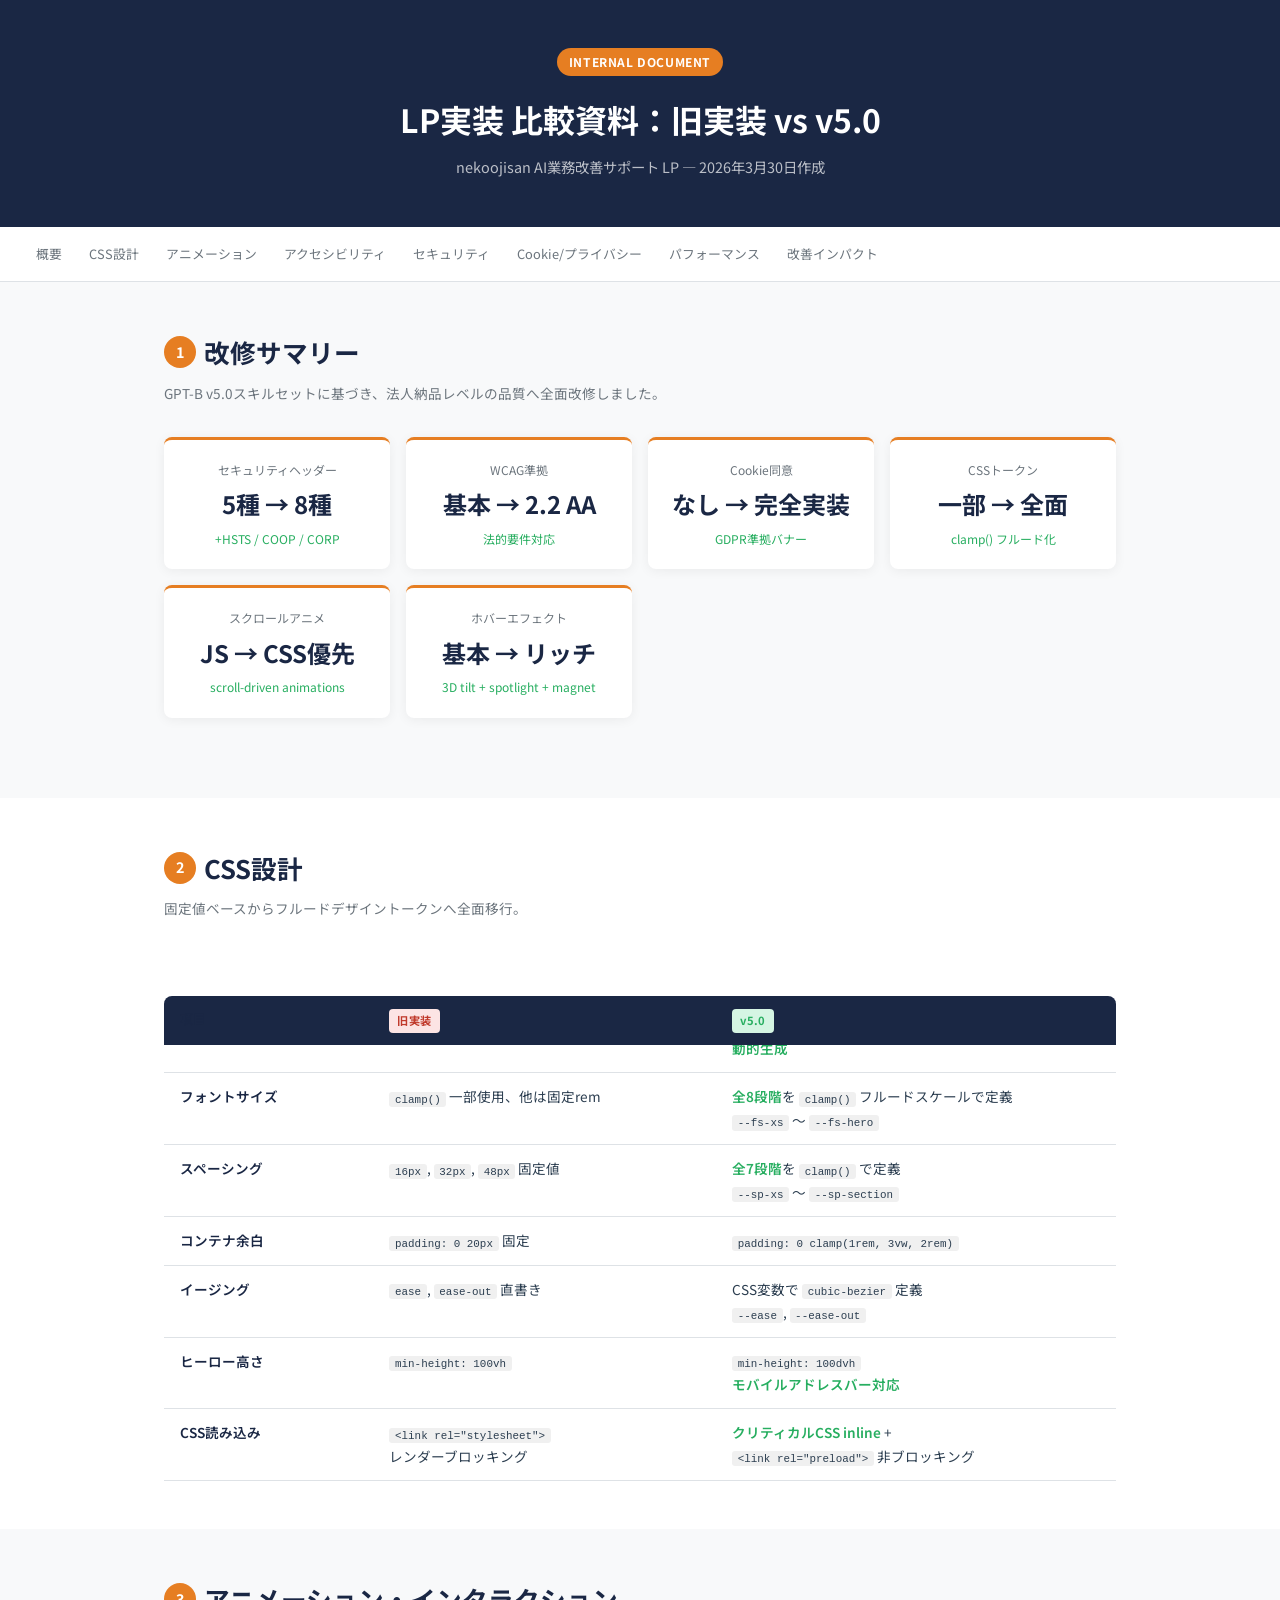
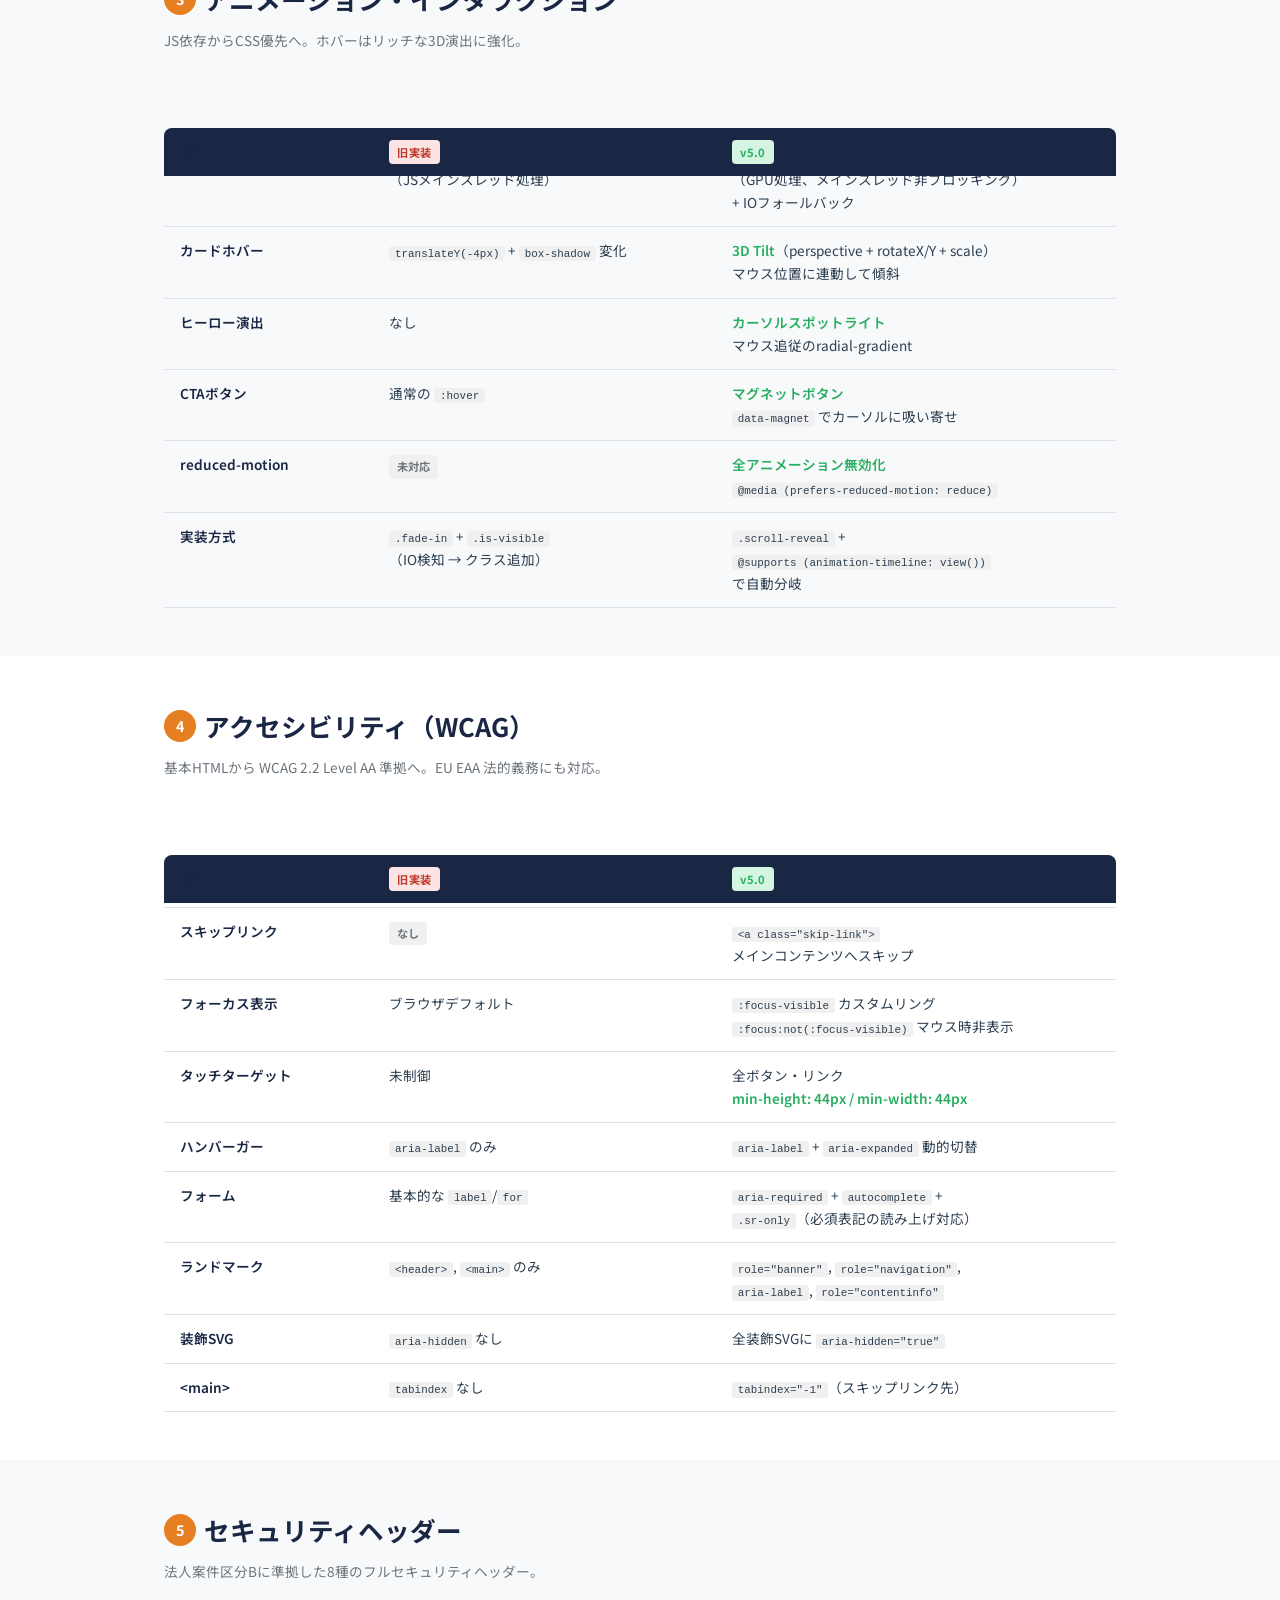
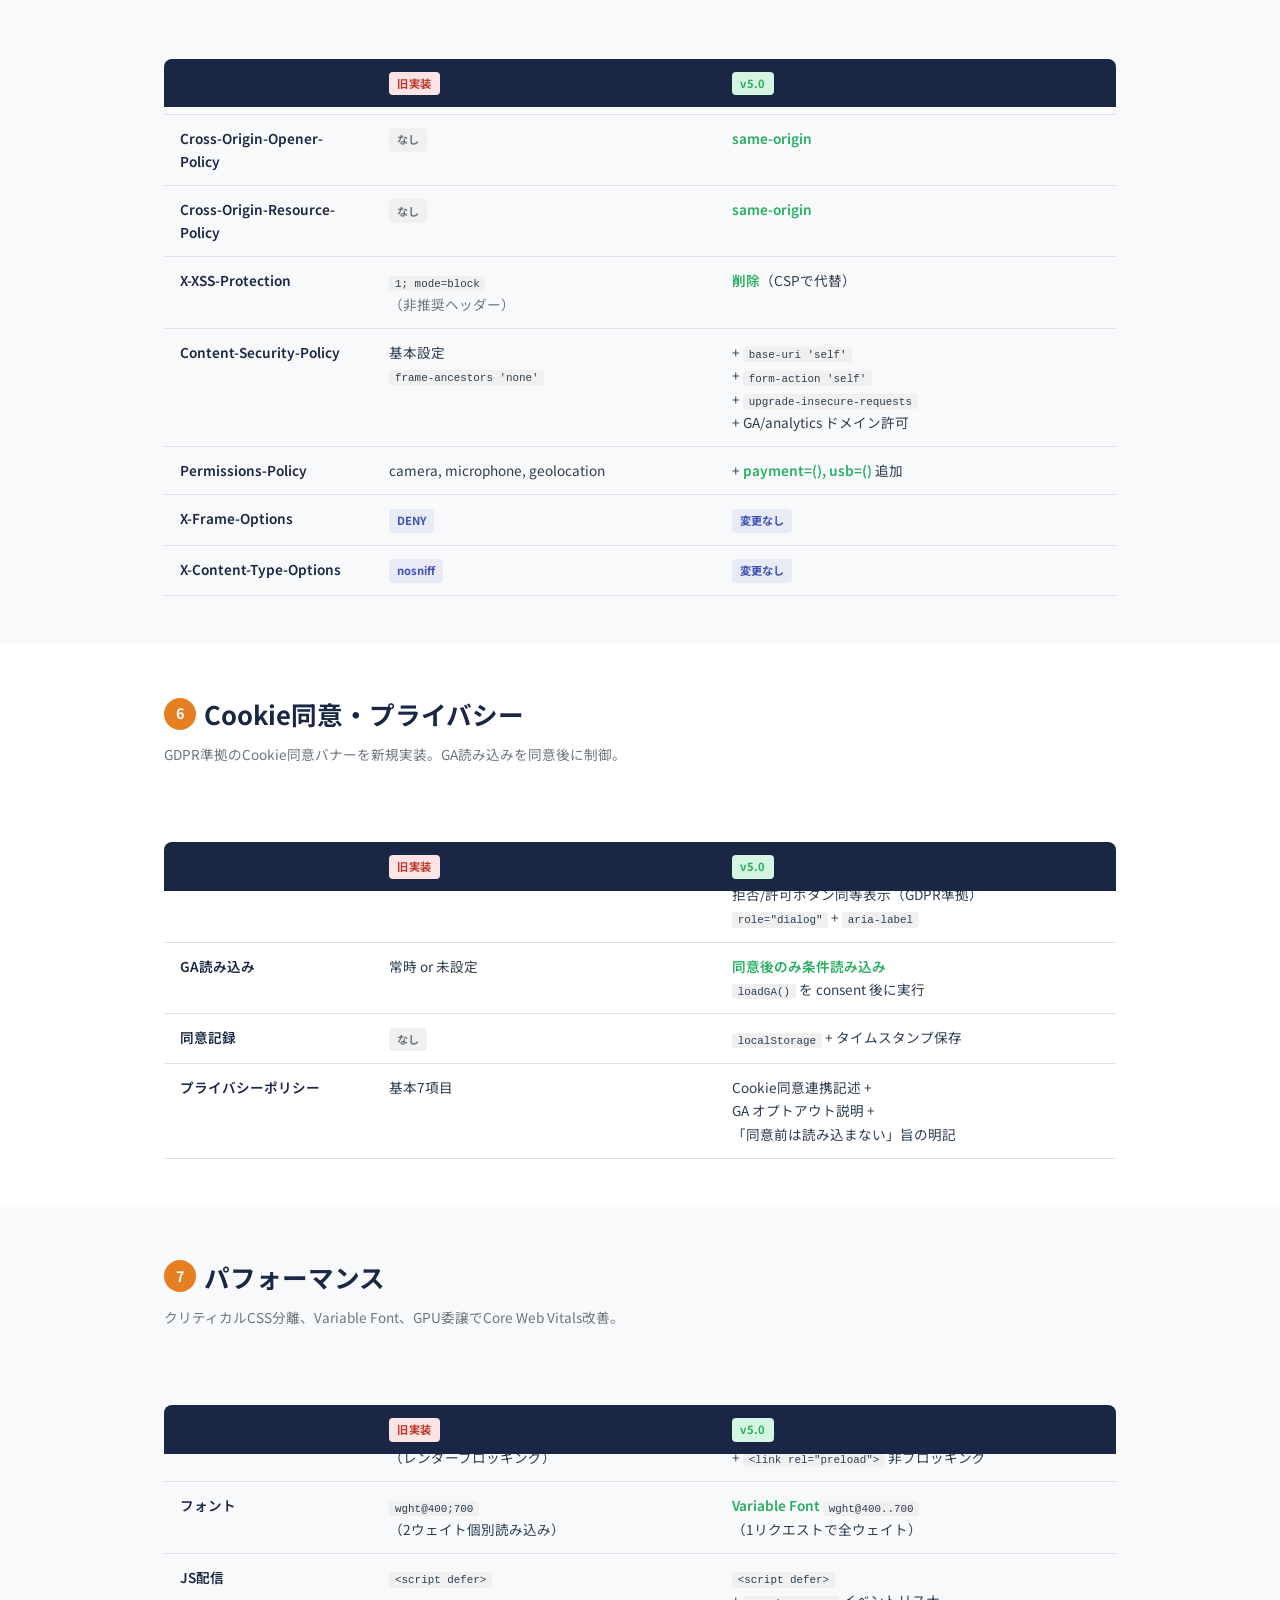
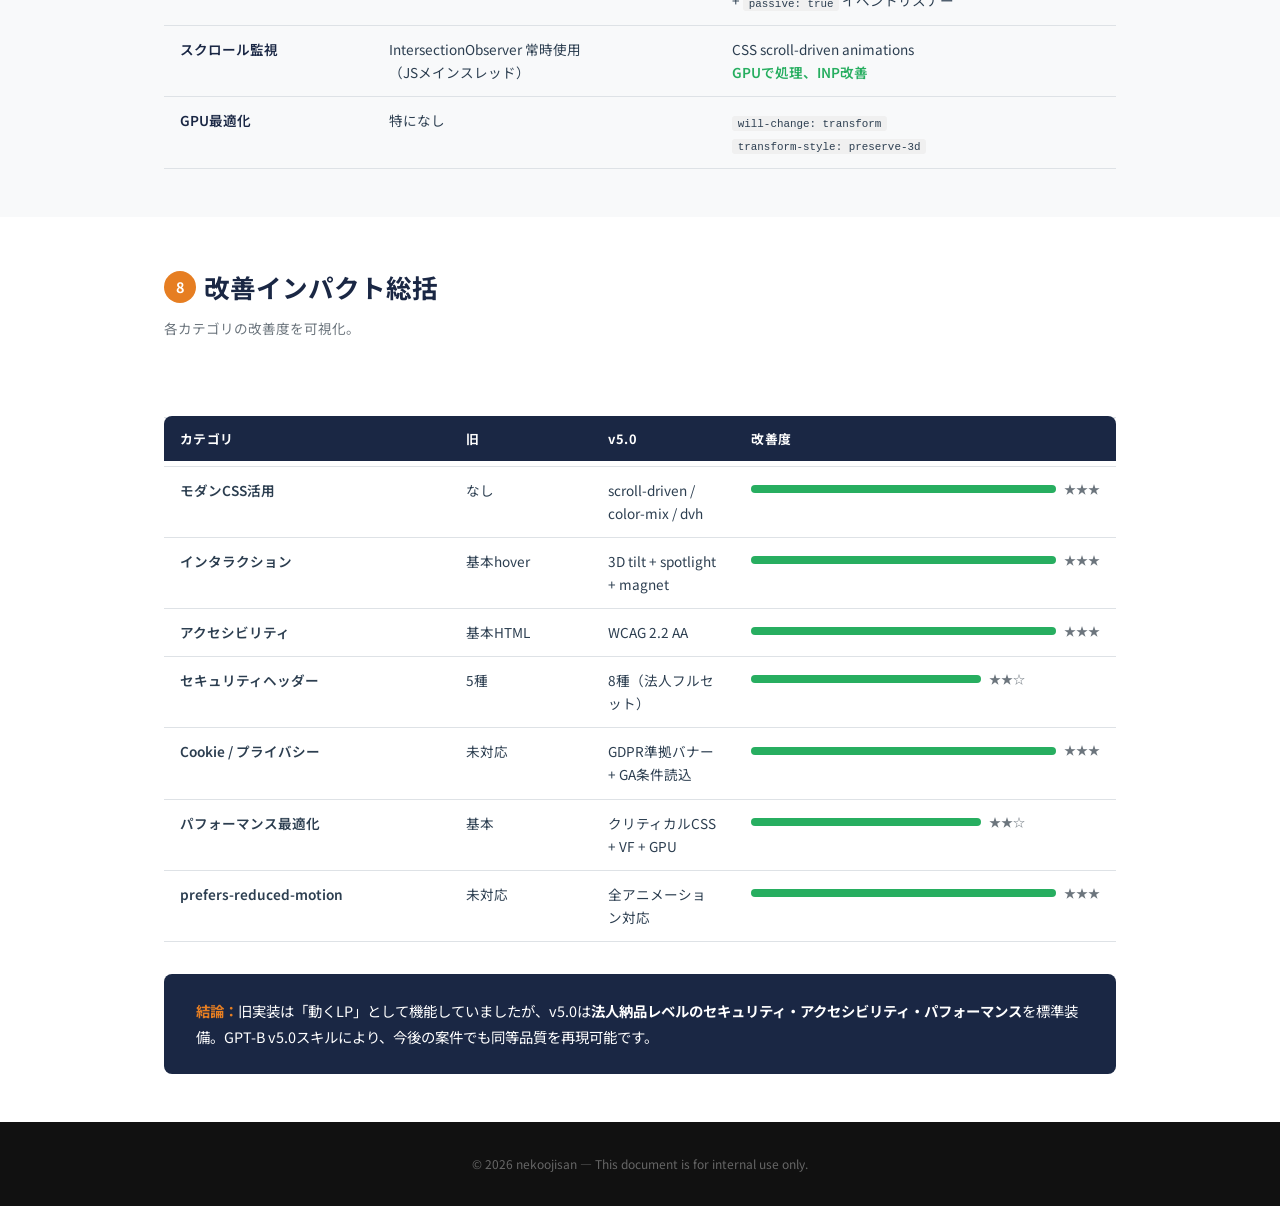
<file: comparison.html>
<!DOCTYPE html>
<html lang="ja">
<head>
  <meta charset="UTF-8">
  <meta name="viewport" content="width=device-width, initial-scale=1.0">
  <title>旧実装 vs v5.0 比較資料 | nekoojisan AI業務改善LP</title>
  <meta name="robots" content="noindex">
  <link rel="preconnect" href="https://fonts.googleapis.com">
  <link rel="preconnect" href="https://fonts.gstatic.com" crossorigin>
  <link href="https://fonts.googleapis.com/css2?family=Noto+Sans+JP:wght@400..700&display=swap" rel="stylesheet">
  <style>
    :root {
      --navy: #1a2744;
      --orange: #e67e22;
      --bg: #f8f9fa;
      --text: #2c3e50;
      --muted: #6c757d;
      --border: #dee2e6;
      --green: #27ae60;
      --red: #c0392b;
      --blue-light: #ebf5fb;
      --white: #ffffff;
      --radius: 0.5rem;
      --shadow: 0 2px 12px rgba(0,0,0,0.06);
    }
    *, *::before, *::after { box-sizing: border-box; margin: 0; padding: 0; }
    html { scroll-behavior: smooth; }
    body {
      font-family: "Noto Sans JP", sans-serif;
      font-size: 15px; line-height: 1.7; color: var(--text);
      background: var(--bg);
    }

    /* --- Header --- */
    .doc-header {
      background: var(--navy); color: var(--white);
      padding: 3rem 1.5rem; text-align: center;
    }
    .doc-header__tag {
      display: inline-block; background: var(--orange); color: var(--white);
      font-size: 0.75rem; font-weight: 700; padding: 0.25rem 0.75rem;
      border-radius: 1rem; margin-bottom: 1rem; letter-spacing: 0.05em;
    }
    .doc-header h1 { font-size: clamp(1.4rem, 3vw, 2rem); font-weight: 700; margin-bottom: 0.5rem; }
    .doc-header p { font-size: 0.9rem; color: rgba(255,255,255,0.7); }

    /* --- Nav --- */
    .doc-nav {
      background: var(--white); border-bottom: 1px solid var(--border);
      padding: 0.75rem 1.5rem; position: sticky; top: 0; z-index: 100;
      overflow-x: auto; white-space: nowrap;
    }
    .doc-nav a {
      display: inline-block; font-size: 0.8rem; color: var(--muted);
      text-decoration: none; padding: 0.25rem 0.75rem; border-radius: 1rem;
      transition: all 0.2s;
    }
    .doc-nav a:hover { background: var(--blue-light); color: var(--navy); }

    /* --- Container --- */
    .container { max-width: 1000px; margin: 0 auto; padding: 0 1.5rem; }

    /* --- Section --- */
    .section { padding: 3rem 0; }
    .section:nth-child(even) { background: var(--white); }
    .section__title {
      font-size: clamp(1.2rem, 2.5vw, 1.6rem); font-weight: 700;
      margin-bottom: 0.5rem; color: var(--navy);
      display: flex; align-items: center; gap: 0.5rem;
    }
    .section__title-icon {
      width: 32px; height: 32px; background: var(--orange); color: var(--white);
      border-radius: 50%; display: inline-flex; align-items: center; justify-content: center;
      font-size: 0.9rem; flex-shrink: 0;
    }
    .section__desc { font-size: 0.85rem; color: var(--muted); margin-bottom: 2rem; }

    /* --- Table --- */
    .cmp-table { width: 100%; border-collapse: collapse; font-size: 0.85rem; }
    .cmp-table th, .cmp-table td {
      padding: 0.75rem 1rem; text-align: left;
      border-bottom: 1px solid var(--border);
      vertical-align: top;
    }
    .cmp-table thead th {
      background: var(--navy); color: var(--white);
      font-weight: 700; font-size: 0.8rem; letter-spacing: 0.03em;
      position: sticky; top: 44px;
    }
    .cmp-table thead th:first-child { border-radius: var(--radius) 0 0 0; }
    .cmp-table thead th:last-child { border-radius: 0 var(--radius) 0 0; }
    .cmp-table tbody tr:hover { background: var(--blue-light); }
    .cmp-table .col-item { width: 22%; font-weight: 600; color: var(--navy); }
    .cmp-table .col-old { width: 36%; }
    .cmp-table .col-new { width: 42%; }

    /* Tags */
    .tag {
      display: inline-block; font-size: 0.7rem; font-weight: 700;
      padding: 0.15rem 0.5rem; border-radius: 0.25rem; margin-right: 0.25rem;
      vertical-align: middle;
    }
    .tag--old { background: #fce4e4; color: var(--red); }
    .tag--new { background: #d5f5e3; color: var(--green); }
    .tag--none { background: #f0f0f0; color: var(--muted); }
    .tag--same { background: #e8eaf6; color: #3f51b5; }

    /* Code inline */
    code {
      background: #f0f0f0; padding: 0.1rem 0.35rem; border-radius: 0.2rem;
      font-size: 0.8em; font-family: "SF Mono", Consolas, monospace;
      word-break: break-all;
    }
    .new-highlight { color: var(--green); font-weight: 600; }
    .old-text { color: var(--muted); }

    /* --- Summary Cards --- */
    .summary-grid {
      display: grid; grid-template-columns: repeat(auto-fit, minmax(200px, 1fr));
      gap: 1rem; margin-bottom: 2rem;
    }
    .summary-card {
      background: var(--white); border-radius: var(--radius);
      padding: 1.25rem; box-shadow: var(--shadow); text-align: center;
      border-top: 3px solid var(--orange);
    }
    .summary-card__label { font-size: 0.75rem; color: var(--muted); margin-bottom: 0.25rem; }
    .summary-card__value { font-size: 1.5rem; font-weight: 700; color: var(--navy); }
    .summary-card__sub { font-size: 0.75rem; color: var(--green); margin-top: 0.25rem; }

    /* --- Impact bar --- */
    .impact { display: flex; align-items: center; gap: 0.5rem; }
    .impact__bar {
      height: 8px; border-radius: 4px; background: var(--green);
    }
    .impact__label { font-size: 0.75rem; color: var(--muted); white-space: nowrap; }

    /* --- Footer --- */
    .doc-footer {
      background: #111; color: #666; text-align: center;
      padding: 2rem 1.5rem; font-size: 0.75rem;
    }

    /* --- Responsive table wrapper --- */
    .table-wrap { overflow-x: auto; margin: 0 -1.5rem; padding: 0 1.5rem; }

    /* Print */
    @media print {
      .doc-nav { display: none; }
      .section { page-break-inside: avoid; }
      body { font-size: 12px; }
    }

    @media (max-width: 640px) {
      .cmp-table { font-size: 0.78rem; }
      .cmp-table th, .cmp-table td { padding: 0.5rem; }
      .summary-grid { grid-template-columns: repeat(2, 1fr); }
    }
  </style>
</head>
<body>

  <!-- Header -->
  <header class="doc-header">
    <span class="doc-header__tag">INTERNAL DOCUMENT</span>
    <h1>LP実装 比較資料：旧実装 vs v5.0</h1>
    <p>nekoojisan AI業務改善サポート LP — 2026年3月30日作成</p>
  </header>

  <!-- Nav -->
  <nav class="doc-nav">
    <a href="#summary">概要</a>
    <a href="#css">CSS設計</a>
    <a href="#animation">アニメーション</a>
    <a href="#a11y">アクセシビリティ</a>
    <a href="#security">セキュリティ</a>
    <a href="#cookie">Cookie/プライバシー</a>
    <a href="#perf">パフォーマンス</a>
    <a href="#impact">改善インパクト</a>
  </nav>

  <!-- Summary -->
  <section id="summary" class="section">
    <div class="container">
      <h2 class="section__title"><span class="section__title-icon">1</span> 改修サマリー</h2>
      <p class="section__desc">GPT-B v5.0スキルセットに基づき、法人納品レベルの品質へ全面改修しました。</p>
      <div class="summary-grid">
        <div class="summary-card">
          <p class="summary-card__label">セキュリティヘッダー</p>
          <p class="summary-card__value">5種 → 8種</p>
          <p class="summary-card__sub">+HSTS / COOP / CORP</p>
        </div>
        <div class="summary-card">
          <p class="summary-card__label">WCAG準拠</p>
          <p class="summary-card__value">基本 → 2.2 AA</p>
          <p class="summary-card__sub">法的要件対応</p>
        </div>
        <div class="summary-card">
          <p class="summary-card__label">Cookie同意</p>
          <p class="summary-card__value">なし → 完全実装</p>
          <p class="summary-card__sub">GDPR準拠バナー</p>
        </div>
        <div class="summary-card">
          <p class="summary-card__label">CSSトークン</p>
          <p class="summary-card__value">一部 → 全面</p>
          <p class="summary-card__sub">clamp() フルード化</p>
        </div>
        <div class="summary-card">
          <p class="summary-card__label">スクロールアニメ</p>
          <p class="summary-card__value">JS → CSS優先</p>
          <p class="summary-card__sub">scroll-driven animations</p>
        </div>
        <div class="summary-card">
          <p class="summary-card__label">ホバーエフェクト</p>
          <p class="summary-card__value">基本 → リッチ</p>
          <p class="summary-card__sub">3D tilt + spotlight + magnet</p>
        </div>
      </div>
    </div>
  </section>

  <!-- CSS設計 -->
  <section id="css" class="section">
    <div class="container">
      <h2 class="section__title"><span class="section__title-icon">2</span> CSS設計</h2>
      <p class="section__desc">固定値ベースからフルードデザイントークンへ全面移行。</p>
      <div class="table-wrap">
        <table class="cmp-table">
          <thead>
            <tr><th class="col-item">項目</th><th class="col-old"><span class="tag tag--old">旧実装</span></th><th class="col-new"><span class="tag tag--new">v5.0</span></th></tr>
          </thead>
          <tbody>
            <tr>
              <td class="col-item">カラー管理</td>
              <td><code>#fce4e4</code> 等の手動hex固定値</td>
              <td><code>color-mix(in oklch, var(--color-error), white 85%)</code> で<span class="new-highlight">動的生成</span></td>
            </tr>
            <tr>
              <td class="col-item">フォントサイズ</td>
              <td><code>clamp()</code> 一部使用、他は固定rem</td>
              <td><span class="new-highlight">全8段階</span>を <code>clamp()</code> フルードスケールで定義<br><code>--fs-xs</code> 〜 <code>--fs-hero</code></td>
            </tr>
            <tr>
              <td class="col-item">スペーシング</td>
              <td><code>16px</code>, <code>32px</code>, <code>48px</code> 固定値</td>
              <td><span class="new-highlight">全7段階</span>を <code>clamp()</code> で定義<br><code>--sp-xs</code> 〜 <code>--sp-section</code></td>
            </tr>
            <tr>
              <td class="col-item">コンテナ余白</td>
              <td><code>padding: 0 20px</code> 固定</td>
              <td><code>padding: 0 clamp(1rem, 3vw, 2rem)</code></td>
            </tr>
            <tr>
              <td class="col-item">イージング</td>
              <td><code>ease</code>, <code>ease-out</code> 直書き</td>
              <td>CSS変数で <code>cubic-bezier</code> 定義<br><code>--ease</code>, <code>--ease-out</code></td>
            </tr>
            <tr>
              <td class="col-item">ヒーロー高さ</td>
              <td><code>min-height: 100vh</code></td>
              <td><code>min-height: 100dvh</code><br><span class="new-highlight">モバイルアドレスバー対応</span></td>
            </tr>
            <tr>
              <td class="col-item">CSS読み込み</td>
              <td><code>&lt;link rel="stylesheet"&gt;</code><br>レンダーブロッキング</td>
              <td><span class="new-highlight">クリティカルCSS inline</span> +<br><code>&lt;link rel="preload"&gt;</code> 非ブロッキング</td>
            </tr>
          </tbody>
        </table>
      </div>
    </div>
  </section>

  <!-- アニメーション -->
  <section id="animation" class="section">
    <div class="container">
      <h2 class="section__title"><span class="section__title-icon">3</span> アニメーション・インタラクション</h2>
      <p class="section__desc">JS依存からCSS優先へ。ホバーはリッチな3D演出に強化。</p>
      <div class="table-wrap">
        <table class="cmp-table">
          <thead>
            <tr><th class="col-item">項目</th><th class="col-old"><span class="tag tag--old">旧実装</span></th><th class="col-new"><span class="tag tag--new">v5.0</span></th></tr>
          </thead>
          <tbody>
            <tr>
              <td class="col-item">スクロール出現</td>
              <td>IntersectionObserver のみ<br>（JSメインスレッド処理）</td>
              <td><span class="new-highlight">CSS scroll-driven animations 優先</span><br>（GPU処理、メインスレッド非ブロッキング）<br>+ IOフォールバック</td>
            </tr>
            <tr>
              <td class="col-item">カードホバー</td>
              <td><code>translateY(-4px)</code> + <code>box-shadow</code> 変化</td>
              <td><span class="new-highlight">3D Tilt</span>（perspective + rotateX/Y + scale）<br>マウス位置に連動して傾斜</td>
            </tr>
            <tr>
              <td class="col-item">ヒーロー演出</td>
              <td>なし</td>
              <td><span class="new-highlight">カーソルスポットライト</span><br>マウス追従のradial-gradient</td>
            </tr>
            <tr>
              <td class="col-item">CTAボタン</td>
              <td>通常の <code>:hover</code></td>
              <td><span class="new-highlight">マグネットボタン</span><br><code>data-magnet</code> でカーソルに吸い寄せ</td>
            </tr>
            <tr>
              <td class="col-item">reduced-motion</td>
              <td><span class="tag tag--none">未対応</span></td>
              <td><span class="new-highlight">全アニメーション無効化</span><br><code>@media (prefers-reduced-motion: reduce)</code></td>
            </tr>
            <tr>
              <td class="col-item">実装方式</td>
              <td><code>.fade-in</code> + <code>.is-visible</code><br>（IO検知 → クラス追加）</td>
              <td><code>.scroll-reveal</code> +<br><code>@supports (animation-timeline: view())</code><br>で自動分岐</td>
            </tr>
          </tbody>
        </table>
      </div>
    </div>
  </section>

  <!-- アクセシビリティ -->
  <section id="a11y" class="section">
    <div class="container">
      <h2 class="section__title"><span class="section__title-icon">4</span> アクセシビリティ（WCAG）</h2>
      <p class="section__desc">基本HTMLから WCAG 2.2 Level AA 準拠へ。EU EAA 法的義務にも対応。</p>
      <div class="table-wrap">
        <table class="cmp-table">
          <thead>
            <tr><th class="col-item">項目</th><th class="col-old"><span class="tag tag--old">旧実装</span></th><th class="col-new"><span class="tag tag--new">v5.0</span></th></tr>
          </thead>
          <tbody>
            <tr>
              <td class="col-item">準拠レベル</td>
              <td>明示的対応なし</td>
              <td><span class="new-highlight">WCAG 2.2 AA</span></td>
            </tr>
            <tr>
              <td class="col-item">スキップリンク</td>
              <td><span class="tag tag--none">なし</span></td>
              <td><code>&lt;a class="skip-link"&gt;</code><br>メインコンテンツへスキップ</td>
            </tr>
            <tr>
              <td class="col-item">フォーカス表示</td>
              <td>ブラウザデフォルト</td>
              <td><code>:focus-visible</code> カスタムリング<br><code>:focus:not(:focus-visible)</code> マウス時非表示</td>
            </tr>
            <tr>
              <td class="col-item">タッチターゲット</td>
              <td>未制御</td>
              <td>全ボタン・リンク<br><span class="new-highlight">min-height: 44px / min-width: 44px</span></td>
            </tr>
            <tr>
              <td class="col-item">ハンバーガー</td>
              <td><code>aria-label</code> のみ</td>
              <td><code>aria-label</code> + <code>aria-expanded</code> 動的切替</td>
            </tr>
            <tr>
              <td class="col-item">フォーム</td>
              <td>基本的な <code>label</code>/<code>for</code></td>
              <td><code>aria-required</code> + <code>autocomplete</code> +<br><code>.sr-only</code>（必須表記の読み上げ対応）</td>
            </tr>
            <tr>
              <td class="col-item">ランドマーク</td>
              <td><code>&lt;header&gt;</code>, <code>&lt;main&gt;</code> のみ</td>
              <td><code>role="banner"</code>, <code>role="navigation"</code>,<br><code>aria-label</code>, <code>role="contentinfo"</code></td>
            </tr>
            <tr>
              <td class="col-item">装飾SVG</td>
              <td><code>aria-hidden</code> なし</td>
              <td>全装飾SVGに <code>aria-hidden="true"</code></td>
            </tr>
            <tr>
              <td class="col-item">&lt;main&gt;</td>
              <td><code>tabindex</code> なし</td>
              <td><code>tabindex="-1"</code>（スキップリンク先）</td>
            </tr>
          </tbody>
        </table>
      </div>
    </div>
  </section>

  <!-- セキュリティ -->
  <section id="security" class="section">
    <div class="container">
      <h2 class="section__title"><span class="section__title-icon">5</span> セキュリティヘッダー</h2>
      <p class="section__desc">法人案件区分Bに準拠した8種のフルセキュリティヘッダー。</p>
      <div class="table-wrap">
        <table class="cmp-table">
          <thead>
            <tr><th class="col-item">ヘッダー</th><th class="col-old"><span class="tag tag--old">旧実装</span></th><th class="col-new"><span class="tag tag--new">v5.0</span></th></tr>
          </thead>
          <tbody>
            <tr>
              <td class="col-item">Strict-Transport-Security</td>
              <td><span class="tag tag--none">なし</span></td>
              <td><span class="new-highlight">max-age=63072000; includeSubDomains; preload</span></td>
            </tr>
            <tr>
              <td class="col-item">Cross-Origin-Opener-Policy</td>
              <td><span class="tag tag--none">なし</span></td>
              <td><span class="new-highlight">same-origin</span></td>
            </tr>
            <tr>
              <td class="col-item">Cross-Origin-Resource-Policy</td>
              <td><span class="tag tag--none">なし</span></td>
              <td><span class="new-highlight">same-origin</span></td>
            </tr>
            <tr>
              <td class="col-item">X-XSS-Protection</td>
              <td><code>1; mode=block</code><br><span class="old-text">（非推奨ヘッダー）</span></td>
              <td><span class="new-highlight">削除</span>（CSPで代替）</td>
            </tr>
            <tr>
              <td class="col-item">Content-Security-Policy</td>
              <td>基本設定<br><code>frame-ancestors 'none'</code></td>
              <td>+ <code>base-uri 'self'</code><br>+ <code>form-action 'self'</code><br>+ <code>upgrade-insecure-requests</code><br>+ GA/analytics ドメイン許可</td>
            </tr>
            <tr>
              <td class="col-item">Permissions-Policy</td>
              <td>camera, microphone, geolocation</td>
              <td>+ <span class="new-highlight">payment=(), usb=()</span> 追加</td>
            </tr>
            <tr>
              <td class="col-item">X-Frame-Options</td>
              <td><span class="tag tag--same">DENY</span></td>
              <td><span class="tag tag--same">変更なし</span></td>
            </tr>
            <tr>
              <td class="col-item">X-Content-Type-Options</td>
              <td><span class="tag tag--same">nosniff</span></td>
              <td><span class="tag tag--same">変更なし</span></td>
            </tr>
          </tbody>
        </table>
      </div>
    </div>
  </section>

  <!-- Cookie/プライバシー -->
  <section id="cookie" class="section">
    <div class="container">
      <h2 class="section__title"><span class="section__title-icon">6</span> Cookie同意・プライバシー</h2>
      <p class="section__desc">GDPR準拠のCookie同意バナーを新規実装。GA読み込みを同意後に制御。</p>
      <div class="table-wrap">
        <table class="cmp-table">
          <thead>
            <tr><th class="col-item">項目</th><th class="col-old"><span class="tag tag--old">旧実装</span></th><th class="col-new"><span class="tag tag--new">v5.0</span></th></tr>
          </thead>
          <tbody>
            <tr>
              <td class="col-item">Cookie同意バナー</td>
              <td><span class="tag tag--none">なし</span></td>
              <td><span class="new-highlight">完全実装</span><br>拒否/許可ボタン同等表示（GDPR準拠）<br><code>role="dialog"</code> + <code>aria-label</code></td>
            </tr>
            <tr>
              <td class="col-item">GA読み込み</td>
              <td>常時 or 未設定</td>
              <td><span class="new-highlight">同意後のみ条件読み込み</span><br><code>loadGA()</code> を consent 後に実行</td>
            </tr>
            <tr>
              <td class="col-item">同意記録</td>
              <td><span class="tag tag--none">なし</span></td>
              <td><code>localStorage</code> + タイムスタンプ保存</td>
            </tr>
            <tr>
              <td class="col-item">プライバシーポリシー</td>
              <td>基本7項目</td>
              <td>Cookie同意連携記述 +<br>GA オプトアウト説明 +<br>「同意前は読み込まない」旨の明記</td>
            </tr>
          </tbody>
        </table>
      </div>
    </div>
  </section>

  <!-- パフォーマンス -->
  <section id="perf" class="section">
    <div class="container">
      <h2 class="section__title"><span class="section__title-icon">7</span> パフォーマンス</h2>
      <p class="section__desc">クリティカルCSS分離、Variable Font、GPU委譲でCore Web Vitals改善。</p>
      <div class="table-wrap">
        <table class="cmp-table">
          <thead>
            <tr><th class="col-item">項目</th><th class="col-old"><span class="tag tag--old">旧実装</span></th><th class="col-new"><span class="tag tag--new">v5.0</span></th></tr>
          </thead>
          <tbody>
            <tr>
              <td class="col-item">CSS配信</td>
              <td>通常の <code>&lt;link&gt;</code><br>（レンダーブロッキング）</td>
              <td><span class="new-highlight">クリティカルCSS inline</span><br>+ <code>&lt;link rel="preload"&gt;</code> 非ブロッキング</td>
            </tr>
            <tr>
              <td class="col-item">フォント</td>
              <td><code>wght@400;700</code><br>（2ウェイト個別読み込み）</td>
              <td><span class="new-highlight">Variable Font</span> <code>wght@400..700</code><br>（1リクエストで全ウェイト）</td>
            </tr>
            <tr>
              <td class="col-item">JS配信</td>
              <td><code>&lt;script defer&gt;</code></td>
              <td><code>&lt;script defer&gt;</code><br>+ <code>passive: true</code> イベントリスナー</td>
            </tr>
            <tr>
              <td class="col-item">スクロール監視</td>
              <td>IntersectionObserver 常時使用<br>（JSメインスレッド）</td>
              <td>CSS scroll-driven animations<br><span class="new-highlight">GPUで処理、INP改善</span></td>
            </tr>
            <tr>
              <td class="col-item">GPU最適化</td>
              <td>特になし</td>
              <td><code>will-change: transform</code><br><code>transform-style: preserve-3d</code></td>
            </tr>
          </tbody>
        </table>
      </div>
    </div>
  </section>

  <!-- 改善インパクト -->
  <section id="impact" class="section">
    <div class="container">
      <h2 class="section__title"><span class="section__title-icon">8</span> 改善インパクト総括</h2>
      <p class="section__desc">各カテゴリの改善度を可視化。</p>
      <div class="table-wrap">
        <table class="cmp-table">
          <thead>
            <tr><th style="width:30%">カテゴリ</th><th style="width:15%">旧</th><th style="width:15%">v5.0</th><th style="width:40%">改善度</th></tr>
          </thead>
          <tbody>
            <tr>
              <td style="font-weight:600">デザイントークン管理</td>
              <td>一部CSS変数</td>
              <td>全値フルード化</td>
              <td><div class="impact"><div class="impact__bar" style="width:100%"></div><div class="impact__label">★★★</div></div></td>
            </tr>
            <tr>
              <td style="font-weight:600">モダンCSS活用</td>
              <td>なし</td>
              <td>scroll-driven / color-mix / dvh</td>
              <td><div class="impact"><div class="impact__bar" style="width:100%"></div><div class="impact__label">★★★</div></div></td>
            </tr>
            <tr>
              <td style="font-weight:600">インタラクション</td>
              <td>基本hover</td>
              <td>3D tilt + spotlight + magnet</td>
              <td><div class="impact"><div class="impact__bar" style="width:100%"></div><div class="impact__label">★★★</div></div></td>
            </tr>
            <tr>
              <td style="font-weight:600">アクセシビリティ</td>
              <td>基本HTML</td>
              <td>WCAG 2.2 AA</td>
              <td><div class="impact"><div class="impact__bar" style="width:100%"></div><div class="impact__label">★★★</div></div></td>
            </tr>
            <tr>
              <td style="font-weight:600">セキュリティヘッダー</td>
              <td>5種</td>
              <td>8種（法人フルセット）</td>
              <td><div class="impact"><div class="impact__bar" style="width:66%"></div><div class="impact__label">★★☆</div></div></td>
            </tr>
            <tr>
              <td style="font-weight:600">Cookie / プライバシー</td>
              <td>未対応</td>
              <td>GDPR準拠バナー + GA条件読込</td>
              <td><div class="impact"><div class="impact__bar" style="width:100%"></div><div class="impact__label">★★★</div></div></td>
            </tr>
            <tr>
              <td style="font-weight:600">パフォーマンス最適化</td>
              <td>基本</td>
              <td>クリティカルCSS + VF + GPU</td>
              <td><div class="impact"><div class="impact__bar" style="width:66%"></div><div class="impact__label">★★☆</div></div></td>
            </tr>
            <tr>
              <td style="font-weight:600">prefers-reduced-motion</td>
              <td>未対応</td>
              <td>全アニメーション対応</td>
              <td><div class="impact"><div class="impact__bar" style="width:100%"></div><div class="impact__label">★★★</div></div></td>
            </tr>
          </tbody>
        </table>
      </div>

      <div style="background:var(--navy);color:var(--white);border-radius:var(--radius);padding:1.5rem 2rem;margin-top:2rem;font-size:0.9rem;line-height:1.8;">
        <strong style="color:var(--orange);">結論：</strong>旧実装は「動くLP」として機能していましたが、v5.0は<strong>法人納品レベルのセキュリティ・アクセシビリティ・パフォーマンス</strong>を標準装備。GPT-B v5.0スキルにより、今後の案件でも同等品質を再現可能です。
      </div>
    </div>
  </section>

  <!-- Footer -->
  <footer class="doc-footer">
    <p>&copy; 2026 nekoojisan — This document is for internal use only.</p>
  </footer>

</body>
</html>
</file>
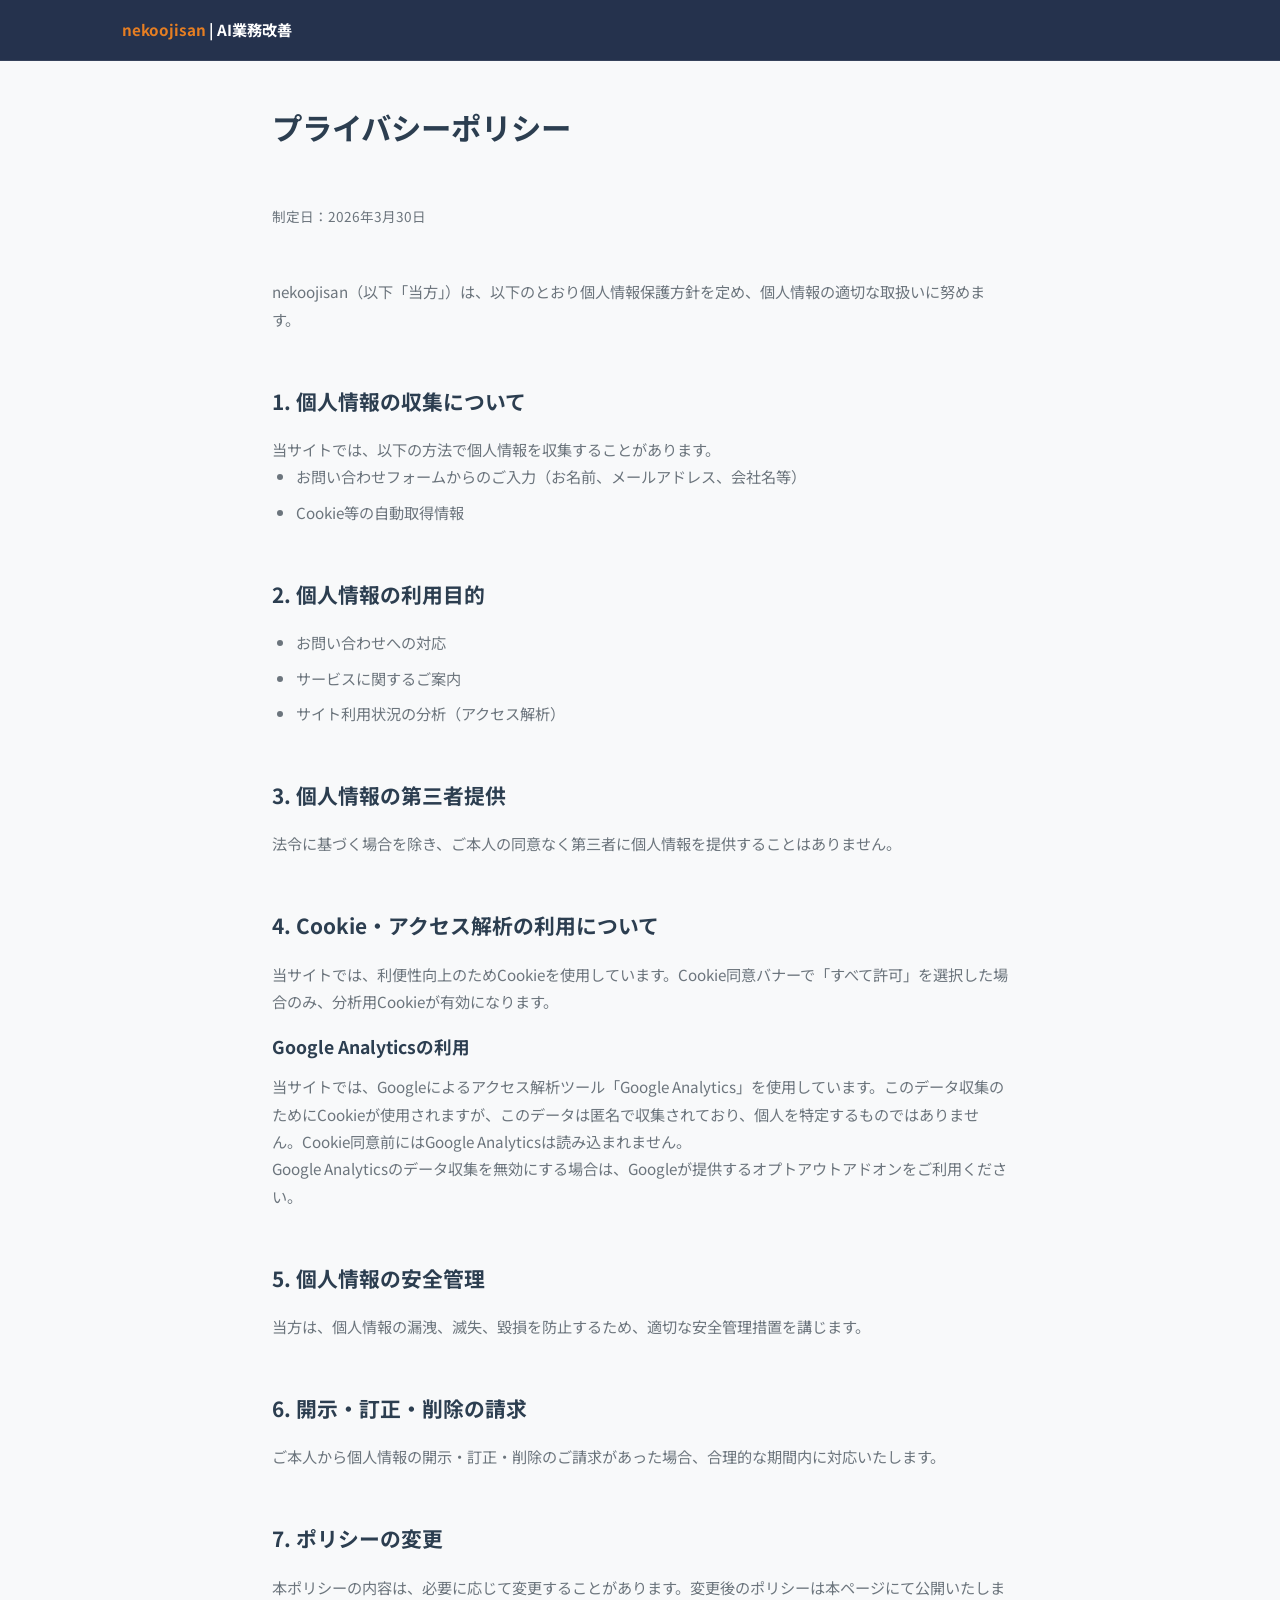
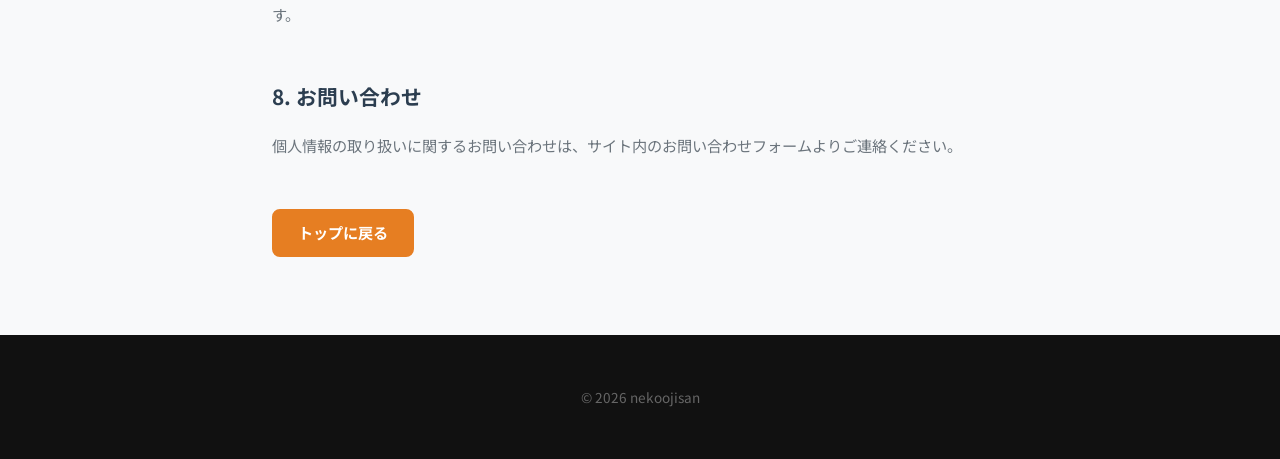
<file: privacy.html>
<!DOCTYPE html>
<html lang="ja">
<head>
  <meta charset="UTF-8">
  <meta name="viewport" content="width=device-width, initial-scale=1.0">
  <title>プライバシーポリシー | nekoojisan AI業務改善サポート</title>
  <meta name="robots" content="noindex">
  <link rel="preconnect" href="https://fonts.googleapis.com">
  <link rel="preconnect" href="https://fonts.gstatic.com" crossorigin>
  <link href="https://fonts.googleapis.com/css2?family=Noto+Sans+JP:wght@400..700&display=swap" rel="stylesheet">
  <link rel="stylesheet" href="assets/css/style.css">
  <style>
    .privacy{max-width:800px;margin:0 auto;padding:100px var(--container-pad,1rem) var(--sp-xl,3rem)}
    .privacy h1{font-size:var(--fs-xl);margin-bottom:var(--sp-lg)}
    .privacy h2{font-size:var(--fs-lg);font-weight:700;margin:var(--sp-lg) 0 var(--sp-sm)}
    .privacy h3{font-size:var(--fs-md);font-weight:700;margin:var(--sp-sm) 0 var(--sp-xs)}
    .privacy p,.privacy li{font-size:var(--fs-sm);color:var(--color-text-muted);line-height:1.8}
    .privacy ul{padding-left:1.5rem;list-style:disc}
    .privacy ul li{margin-bottom:0.5rem}
  </style>
</head>
<body>
  <a href="#main" class="skip-link">メインコンテンツへスキップ</a>

  <header class="header" role="banner">
    <div class="container header__inner">
      <a href="index.html" class="header__logo"><span>nekoojisan</span> | AI業務改善</a>
    </div>
  </header>

  <main id="main" role="main" tabindex="-1" class="privacy">
    <h1>プライバシーポリシー</h1>
    <p style="font-size:var(--fs-xs);color:var(--color-text-muted);margin-bottom:var(--sp-lg);">制定日：2026年3月30日</p>

    <p>nekoojisan（以下「当方」）は、以下のとおり個人情報保護方針を定め、個人情報の適切な取扱いに努めます。</p>

    <h2>1. 個人情報の収集について</h2>
    <p>当サイトでは、以下の方法で個人情報を収集することがあります。</p>
    <ul>
      <li>お問い合わせフォームからのご入力（お名前、メールアドレス、会社名等）</li>
      <li>Cookie等の自動取得情報</li>
    </ul>

    <h2>2. 個人情報の利用目的</h2>
    <ul>
      <li>お問い合わせへの対応</li>
      <li>サービスに関するご案内</li>
      <li>サイト利用状況の分析（アクセス解析）</li>
    </ul>

    <h2>3. 個人情報の第三者提供</h2>
    <p>法令に基づく場合を除き、ご本人の同意なく第三者に個人情報を提供することはありません。</p>

    <h2>4. Cookie・アクセス解析の利用について</h2>
    <p>当サイトでは、利便性向上のためCookieを使用しています。Cookie同意バナーで「すべて許可」を選択した場合のみ、分析用Cookieが有効になります。</p>
    <h3>Google Analyticsの利用</h3>
    <p>当サイトでは、Googleによるアクセス解析ツール「Google Analytics」を使用しています。このデータ収集のためにCookieが使用されますが、このデータは匿名で収集されており、個人を特定するものではありません。Cookie同意前にはGoogle Analyticsは読み込まれません。</p>
    <p>Google Analyticsのデータ収集を無効にする場合は、Googleが提供するオプトアウトアドオンをご利用ください。</p>

    <h2>5. 個人情報の安全管理</h2>
    <p>当方は、個人情報の漏洩、滅失、毀損を防止するため、適切な安全管理措置を講じます。</p>

    <h2>6. 開示・訂正・削除の請求</h2>
    <p>ご本人から個人情報の開示・訂正・削除のご請求があった場合、合理的な期間内に対応いたします。</p>

    <h2>7. ポリシーの変更</h2>
    <p>本ポリシーの内容は、必要に応じて変更することがあります。変更後のポリシーは本ページにて公開いたします。</p>

    <h2>8. お問い合わせ</h2>
    <p>個人情報の取り扱いに関するお問い合わせは、サイト内のお問い合わせフォームよりご連絡ください。</p>

    <p style="margin-top:var(--sp-lg);"><a href="index.html" class="btn btn--accent btn--sm">トップに戻る</a></p>
  </main>

  <footer class="section--footer footer" role="contentinfo">
    <div class="container">
      <p class="footer__copy">&copy; 2026 nekoojisan</p>
    </div>
  </footer>
</body>
</html>
</file>
<file: assets/css/style.css>
/* ==========================================================================
   nekoojisan AI業務改善サポート LP v5.0
   - clamp() Fluid Typography & Spacing
   - color-mix() palette generation
   - CSS scroll-driven animations + IO fallback
   - 3D tilt / spotlight / magnet hover
   - WCAG 2.2 AA: :focus-visible, 44px targets, contrast
   - prefers-reduced-motion
   - BEM naming
   ========================================================================== */

/* ===== Design Tokens ===== */
:root {
  /* --- Color --- */
  --color-primary: #1a2744;
  --color-primary-light: color-mix(in oklch, #1a2744, white 85%);
  --color-primary-dark: color-mix(in oklch, #1a2744, black 25%);
  --color-accent: #e67e22;
  --color-accent-hover: color-mix(in oklch, #e67e22, black 15%);
  --color-accent-light: color-mix(in oklch, #e67e22, white 88%);
  --color-bg: #f8f9fa;
  --color-text: #2c3e50;
  --color-text-muted: #6c757d;
  --color-section-alt: #ebf5fb;
  --color-white: #ffffff;
  --color-border: #dee2e6;
  --color-success: #27ae60;
  --color-error: #c0392b;

  /* --- Typography (Fluid) --- */
  --font-sans: "Noto Sans JP", ui-sans-serif, system-ui, sans-serif;
  --fs-xs: clamp(0.75rem, 0.7rem + 0.2vw, 0.85rem);
  --fs-sm: clamp(0.85rem, 0.8rem + 0.2vw, 0.95rem);
  --fs-base: 1rem;
  --fs-md: clamp(1rem, 0.9rem + 0.35vw, 1.1rem);
  --fs-lg: clamp(1.1rem, 1rem + 0.4vw, 1.3rem);
  --fs-xl: clamp(1.4rem, 1.1rem + 1vw, 2rem);
  --fs-hero: clamp(1.8rem, 1.2rem + 2vw, 2.8rem);
  --fs-hero-sub: clamp(1.1rem, 0.9rem + 0.6vw, 1.5rem);
  --lh: 1.8;

  /* --- Spacing (Fluid) --- */
  --sp-xs: clamp(0.5rem, 0.4rem + 0.3vw, 0.75rem);
  --sp-sm: clamp(0.75rem, 0.6rem + 0.5vw, 1rem);
  --sp-md: clamp(1.25rem, 1rem + 1vw, 2rem);
  --sp-lg: clamp(2rem, 1.5rem + 2vw, 3.5rem);
  --sp-xl: clamp(3.5rem, 2.5rem + 3vw, 5rem);
  --sp-section: clamp(3.5rem, 2.5rem + 3.5vw, 5.5rem);
  --container-pad: clamp(1rem, 3vw, 2rem);

  /* --- Layout --- */
  --max-w: 1100px;
  --radius: 0.5rem;
  --radius-lg: 0.75rem;

  /* --- Shadows --- */
  --shadow: 0 2px 16px rgba(0,0,0,0.07);
  --shadow-lg: 0 8px 32px rgba(0,0,0,0.12);
  --shadow-hover: 0 12px 40px rgba(0,0,0,0.16);

  /* --- Easing --- */
  --ease: cubic-bezier(0.25, 0.1, 0.25, 1);
  --ease-out: cubic-bezier(0.0, 0.0, 0.2, 1);
  --duration: 0.3s;
}

/* ===== Reset ===== */
*, *::before, *::after { box-sizing: border-box; margin: 0; padding: 0; }
html { scroll-behavior: smooth; -webkit-text-size-adjust: 100%; }
body {
  font-family: var(--font-sans);
  font-weight: 400;
  font-size: var(--fs-base);
  line-height: var(--lh);
  color: var(--color-text);
  background: var(--color-bg);
  -webkit-font-smoothing: antialiased;
  overflow-x: hidden;
}
img { max-width: 100%; height: auto; display: block; }
a { color: var(--color-accent); text-decoration: none; transition: color var(--duration) var(--ease); }
a:hover { color: var(--color-accent-hover); }
ul { list-style: none; }

/* ===== Accessibility ===== */
.skip-link {
  position: absolute;
  top: -100%;
  left: var(--container-pad);
  background: var(--color-accent);
  color: var(--color-white);
  padding: 0.75rem 1.5rem;
  border-radius: var(--radius);
  font-weight: 700;
  z-index: 10000;
  text-decoration: none;
}
.skip-link:focus { top: 1rem; }

:focus-visible {
  outline: 2px solid var(--color-accent);
  outline-offset: 2px;
}
:focus:not(:focus-visible) { outline: none; }

.sr-only {
  position: absolute; width: 1px; height: 1px;
  padding: 0; margin: -1px; overflow: hidden;
  clip: rect(0,0,0,0); white-space: nowrap; border: 0;
}

/* ===== Layout ===== */
.container {
  width: 100%;
  max-width: var(--max-w);
  margin: 0 auto;
  padding: 0 var(--container-pad);
}
.section { padding: var(--sp-section) 0; }
.section--alt { background: var(--color-section-alt); }
.section--dark { background: var(--color-primary); color: var(--color-white); }
.section--footer { background: #111; color: #aaa; }

.section__title {
  font-size: var(--fs-xl);
  font-weight: 700;
  text-align: center;
  margin-bottom: var(--sp-sm);
}
.section__subtitle {
  text-align: center;
  max-width: 640px;
  margin: 0 auto var(--sp-lg);
  color: var(--color-text-muted);
  font-size: var(--fs-sm);
}
.section--dark .section__subtitle { color: #b0bec5; }

/* ===== Scroll-driven Animations (CSS-first) ===== */
@supports (animation-timeline: view()) {
  .scroll-reveal {
    animation: scrollFadeUp linear both;
    animation-timeline: view();
    animation-range: entry 0% entry 80%;
  }
  @keyframes scrollFadeUp {
    from { opacity: 0; transform: translateY(30px); }
    to   { opacity: 1; transform: translateY(0); }
  }
}

/* IO fallback styles */
@supports not (animation-timeline: view()) {
  .scroll-reveal {
    opacity: 0;
    transform: translateY(30px);
    transition: opacity 0.6s var(--ease-out), transform 0.6s var(--ease-out);
  }
  .scroll-reveal.is-visible {
    opacity: 1;
    transform: translateY(0);
  }
}

/* ===== Reduced Motion ===== */
@media (prefers-reduced-motion: reduce) {
  *, *::before, *::after {
    animation-duration: 0.01ms !important;
    animation-iteration-count: 1 !important;
    transition-duration: 0.01ms !important;
    scroll-behavior: auto !important;
  }
  .scroll-reveal { opacity: 1 !important; transform: none !important; }
  .hero__pattern, .hero__grid { animation: none !important; }
  .tilt-card { transform: none !important; }
  .cursor-spotlight { display: none !important; }
}

/* ===== Buttons ===== */
.btn {
  display: inline-flex;
  align-items: center;
  justify-content: center;
  padding: 0.875rem 2rem;
  border-radius: var(--radius);
  font-size: var(--fs-base);
  font-weight: 700;
  font-family: var(--font-sans);
  cursor: pointer;
  transition: background var(--duration) var(--ease),
              transform var(--duration) var(--ease),
              box-shadow var(--duration) var(--ease);
  border: 2px solid transparent;
  text-align: center;
  line-height: 1.4;
  min-height: 48px;
  text-decoration: none;
}
.btn:hover { transform: translateY(-2px); box-shadow: var(--shadow-hover); }
.btn--accent {
  background: var(--color-accent);
  color: var(--color-white);
  border-color: var(--color-accent);
}
.btn--accent:hover { background: var(--color-accent-hover); color: var(--color-white); }
.btn--outline {
  background: transparent;
  color: var(--color-white);
  border-color: var(--color-white);
}
.btn--outline:hover { background: var(--color-white); color: var(--color-primary); }
.btn--sm { padding: 0.625rem 1.5rem; font-size: var(--fs-sm); }

/* Magnet button wrapper */
[data-magnet] { transition: transform 0.25s var(--ease-out); }

/* ===== Header ===== */
.header {
  position: fixed; top: 0; left: 0; width: 100%;
  z-index: 1000;
  background: rgba(26,39,68,0.95);
  backdrop-filter: blur(8px);
  -webkit-backdrop-filter: blur(8px);
  border-bottom: 1px solid rgba(255,255,255,0.08);
}
.header__inner {
  display: flex; align-items: center; justify-content: space-between;
  height: 60px;
}
.header__logo {
  color: var(--color-white); font-weight: 700; font-size: var(--fs-sm);
  white-space: nowrap; text-decoration: none;
}
.header__logo span { color: var(--color-accent); }
.nav__list { display: flex; gap: 1.5rem; }
.nav__link {
  color: rgba(255,255,255,0.8); font-size: var(--fs-xs);
  font-weight: 400; transition: color var(--duration) var(--ease);
  text-decoration: none;
}
.nav__link:hover { color: var(--color-white); }

/* Hamburger */
.hamburger {
  display: none; flex-direction: column; gap: 5px;
  background: none; border: none; cursor: pointer; padding: 0.5rem;
  min-width: 44px; min-height: 44px;
  align-items: center; justify-content: center;
}
.hamburger__line {
  width: 24px; height: 2px; background: var(--color-white);
  transition: transform var(--duration) var(--ease), opacity var(--duration) var(--ease);
}
.hamburger.is-active .hamburger__line:nth-child(1) { transform: translateY(7px) rotate(45deg); }
.hamburger.is-active .hamburger__line:nth-child(2) { opacity: 0; }
.hamburger.is-active .hamburger__line:nth-child(3) { transform: translateY(-7px) rotate(-45deg); }

/* ===== S1: Hero ===== */
.hero {
  position: relative;
  min-height: 100dvh;
  display: flex; align-items: center;
  background: linear-gradient(135deg, #1a2744 0%, #0f1a2e 50%, #162038 100%);
  color: var(--color-white);
  overflow: hidden;
  padding-top: 60px;
}
.hero__pattern {
  position: absolute; inset: 0;
  background-image:
    radial-gradient(circle at 20% 50%, rgba(230,126,34,0.06) 0%, transparent 50%),
    radial-gradient(circle at 80% 20%, rgba(255,255,255,0.03) 0%, transparent 40%);
  pointer-events: none;
}
.hero__grid {
  position: absolute; inset: 0; opacity: 0.04;
  background-image:
    linear-gradient(rgba(255,255,255,0.5) 1px, transparent 1px),
    linear-gradient(90deg, rgba(255,255,255,0.5) 1px, transparent 1px);
  background-size: 40px 40px;
  pointer-events: none;
}
.hero__content { position: relative; max-width: 680px; }
.hero__title {
  font-size: var(--fs-hero); font-weight: 700; line-height: 1.4;
  margin-bottom: var(--sp-xs);
}
.hero__accent {
  display: block; color: var(--color-accent);
  font-size: var(--fs-hero-sub); margin-bottom: var(--sp-md);
}
.hero__desc {
  font-size: var(--fs-base); line-height: var(--lh);
  color: rgba(255,255,255,0.8); margin-bottom: var(--sp-lg);
}
.hero__buttons { display: flex; gap: var(--sp-sm); flex-wrap: wrap; }

/* Cursor spotlight overlay (hero only) */
.cursor-spotlight {
  position: absolute; inset: 0; pointer-events: none; z-index: 1;
  background: radial-gradient(
    600px circle at var(--mx, 50%) var(--my, 50%),
    rgba(230,126,34,0.04) 0%, transparent 60%
  );
  transition: background 0.15s ease;
}

/* ===== S2: Problems ===== */
.problems__list {
  display: grid; gap: var(--sp-sm);
  max-width: 720px; margin: 0 auto var(--sp-lg);
}
.problems__item {
  display: flex; align-items: flex-start; gap: 0.75rem;
  background: var(--color-white);
  padding: var(--sp-md) 1.5rem;
  border-radius: var(--radius); box-shadow: var(--shadow);
  border-left: 4px solid var(--color-accent);
}
.problems__icon {
  flex-shrink: 0; width: 24px; height: 24px;
  color: var(--color-accent); margin-top: 2px;
}
.problems__summary {
  text-align: center; font-weight: 700; font-size: var(--fs-md);
  max-width: 640px; margin: 0 auto; line-height: var(--lh);
}

/* ===== S3: Features ===== */
.features__grid {
  display: grid; grid-template-columns: repeat(3, 1fr); gap: var(--sp-lg);
}
.features__card {
  background: var(--color-white); border-radius: var(--radius-lg);
  padding: var(--sp-lg) var(--sp-md); text-align: center;
  box-shadow: var(--shadow);
  transition: transform var(--duration) var(--ease), box-shadow var(--duration) var(--ease);
  /* 3D tilt target */
  transform-style: preserve-3d;
  will-change: transform;
}
.features__card:hover { box-shadow: var(--shadow-hover); }
.features__card-icon { width: 56px; height: 56px; margin: 0 auto var(--sp-md); }
.features__card-title { font-size: var(--fs-lg); font-weight: 700; margin-bottom: var(--sp-xs); }
.features__card-text { font-size: var(--fs-sm); color: var(--color-text-muted); line-height: 1.7; }

/* ===== S4: Services ===== */
.services__grid {
  display: grid; grid-template-columns: repeat(2, 1fr); gap: var(--sp-md);
  max-width: 800px; margin: 0 auto var(--sp-md);
}
.services__item {
  display: flex; align-items: center; gap: 0.75rem;
  padding: var(--sp-sm) var(--sp-md);
  background: var(--color-section-alt); border-radius: var(--radius);
}
.services__item-icon { flex-shrink: 0; width: 20px; height: 20px; color: var(--color-accent); }
.services__note { text-align: center; font-size: var(--fs-xs); color: var(--color-text-muted); }

/* ===== S5: Cases ===== */
.cases__grid {
  display: grid; grid-template-columns: repeat(3, 1fr); gap: var(--sp-md);
}
.cases__card {
  background: var(--color-white); border-radius: var(--radius-lg);
  padding: var(--sp-lg) var(--sp-md); box-shadow: var(--shadow); text-align: center;
  transform-style: preserve-3d; will-change: transform;
  transition: transform var(--duration) var(--ease), box-shadow var(--duration) var(--ease);
}
.cases__card:hover { box-shadow: var(--shadow-hover); }
.cases__card-label { font-size: var(--fs-xs); color: var(--color-text-muted); margin-bottom: var(--sp-xs); }
.cases__card-title { font-weight: 700; font-size: var(--fs-lg); margin-bottom: var(--sp-md); }
.cases__card-comparison {
  display: flex; align-items: center; justify-content: center;
  gap: 0.75rem; margin-bottom: var(--sp-sm);
}
.cases__card-before, .cases__card-after {
  padding: 0.5rem 1rem; border-radius: var(--radius); font-weight: 700; font-size: var(--fs-sm);
}
.cases__card-before { background: color-mix(in oklch, var(--color-error), white 85%); color: var(--color-error); }
.cases__card-after { background: color-mix(in oklch, var(--color-success), white 85%); color: var(--color-success); }
.cases__card-arrow { font-size: 1.4rem; color: var(--color-text-muted); }
.cases__card-desc { font-size: var(--fs-xs); color: var(--color-text-muted); line-height: 1.6; }
.cases__note { text-align: center; font-size: var(--fs-xs); color: var(--color-text-muted); margin-top: var(--sp-md); }

/* ===== S6: Target ===== */
.target__grid {
  display: grid; grid-template-columns: repeat(2, 1fr); gap: var(--sp-lg);
  max-width: 800px; margin: 0 auto var(--sp-lg);
}
.target__col-title {
  font-weight: 700; font-size: var(--fs-md);
  margin-bottom: var(--sp-sm); padding-bottom: var(--sp-xs);
  border-bottom: 2px solid;
}
.target__col--yes .target__col-title { border-color: var(--color-success); color: var(--color-success); }
.target__col--no .target__col-title { border-color: var(--color-text-muted); color: var(--color-text-muted); }
.target__item {
  display: flex; align-items: flex-start; gap: 0.5rem;
  margin-bottom: 0.75rem; font-size: var(--fs-sm);
}
.target__item-icon { flex-shrink: 0; margin-top: 4px; }
.target__item-icon--yes { color: var(--color-success); }
.target__item-icon--no { color: var(--color-text-muted); }
.target__cta { text-align: center; font-weight: 700; font-size: var(--fs-md); }

/* ===== S7: Pricing ===== */
.pricing__card {
  background: var(--color-white); color: var(--color-text);
  border-radius: var(--radius-lg); padding: var(--sp-xl) var(--sp-lg);
  max-width: 520px; margin: 0 auto; text-align: center;
  box-shadow: var(--shadow-lg);
}
.pricing__card-plan { font-size: var(--fs-xs); color: var(--color-text-muted); margin-bottom: 0.25rem; }
.pricing__card-name { font-size: var(--fs-lg); font-weight: 700; margin-bottom: var(--sp-xs); }
.pricing__card-duration { font-size: var(--fs-sm); color: var(--color-text-muted); margin-bottom: var(--sp-sm); }
.pricing__card-price { font-size: 2.2rem; font-weight: 700; color: var(--color-primary); margin-bottom: 0.25rem; }
.pricing__card-price span { font-size: var(--fs-base); font-weight: 400; }
.pricing__card-note { font-size: var(--fs-xs); color: var(--color-text-muted); margin-bottom: var(--sp-md); }
.pricing__card-list { text-align: left; margin-bottom: var(--sp-lg); }
.pricing__card-list li {
  padding: 0.5rem 0; border-bottom: 1px solid var(--color-border);
  font-size: var(--fs-sm); display: flex; align-items: center; gap: 0.5rem;
}
.pricing__card-list li::before {
  content: ""; display: inline-block; width: 6px; height: 6px;
  background: var(--color-accent); border-radius: 50%; flex-shrink: 0;
}
.pricing__footnote { text-align: center; font-size: var(--fs-xs); color: #b0bec5; margin-top: var(--sp-md); }

/* ===== S8: Steps ===== */
.steps__timeline { max-width: 600px; margin: 0 auto; position: relative; }
.steps__timeline::before {
  content: ""; position: absolute; left: 23px; top: 0; bottom: 0;
  width: 2px; background: var(--color-border);
}
.steps__item { display: flex; gap: var(--sp-md); margin-bottom: var(--sp-lg); position: relative; }
.steps__item:last-child { margin-bottom: 0; }
.steps__number {
  flex-shrink: 0; width: 48px; height: 48px;
  background: var(--color-accent); color: var(--color-white);
  border-radius: 50%; display: flex; align-items: center; justify-content: center;
  font-weight: 700; font-size: var(--fs-lg); position: relative; z-index: 1;
}
.steps__content { padding-top: 0.625rem; }
.steps__content-title { font-weight: 700; font-size: var(--fs-base); margin-bottom: 0.25rem; }
.steps__content-desc { font-size: var(--fs-sm); color: var(--color-text-muted); }

/* ===== S9: Profile ===== */
.profile__inner {
  display: flex; gap: var(--sp-lg); align-items: center;
  max-width: 800px; margin: 0 auto;
}
.profile__image {
  flex-shrink: 0; width: 160px; height: 160px; border-radius: 50%;
  background: linear-gradient(135deg, #ccc, #eee);
  display: flex; align-items: center; justify-content: center; overflow: hidden;
}
.profile__image svg { width: 80px; height: 80px; opacity: 0.4; }
.profile__name { font-size: var(--fs-lg); font-weight: 700; margin-bottom: 0.25rem; }
.profile__role { font-size: var(--fs-xs); color: var(--color-text-muted); margin-bottom: var(--sp-sm); }
.profile__desc { margin-bottom: var(--sp-sm); font-size: var(--fs-sm); line-height: var(--lh); }
.profile__tags { display: flex; flex-wrap: wrap; gap: 0.5rem; margin-bottom: var(--sp-sm); }
.profile__tag {
  background: var(--color-white); padding: 0.25rem 0.75rem;
  border-radius: 1.25rem; font-size: var(--fs-xs);
  color: var(--color-primary); border: 1px solid var(--color-border);
}
.profile__sns { display: flex; gap: 1rem; }
.profile__sns a { color: var(--color-primary); transition: color var(--duration) var(--ease); }
.profile__sns a:hover { color: var(--color-accent); }
.profile__sns svg { width: 24px; height: 24px; }

/* ===== S10: FAQ ===== */
.faq__list { max-width: 720px; margin: 0 auto; }
.faq__item { border-bottom: 1px solid var(--color-border); }
.faq__item summary {
  padding: var(--sp-md) 0; cursor: pointer; font-weight: 700;
  font-size: var(--fs-sm); list-style: none;
  display: flex; align-items: center; justify-content: space-between; gap: 1rem;
  min-height: 44px;
}
.faq__item summary::-webkit-details-marker { display: none; }
.faq__item summary::after {
  content: "+"; font-size: 1.4rem; font-weight: 400;
  color: var(--color-accent); flex-shrink: 0;
  transition: transform var(--duration) var(--ease);
}
.faq__item[open] summary::after { transform: rotate(45deg); }
.faq__answer { padding: 0 0 var(--sp-md); font-size: var(--fs-sm); color: var(--color-text-muted); line-height: var(--lh); }

/* ===== S11: CTA + Form ===== */
.cta__grid { display: grid; grid-template-columns: 1fr 1fr; gap: var(--sp-lg); align-items: start; }
.cta__form-group { margin-bottom: var(--sp-md); }
.cta__form-label {
  display: block; font-size: var(--fs-xs); font-weight: 700;
  margin-bottom: 0.375rem; color: rgba(255,255,255,0.9);
}
.cta__form-label .required { color: var(--color-accent); font-size: var(--fs-xs); margin-left: 0.25rem; }
.cta__form-input,
.cta__form-textarea {
  width: 100%; padding: 0.75rem 1rem;
  border: 1px solid rgba(255,255,255,0.2); border-radius: var(--radius);
  background: rgba(255,255,255,0.08); color: var(--color-white);
  font-family: var(--font-sans); font-size: var(--fs-sm);
  transition: border-color var(--duration) var(--ease);
  min-height: 44px;
}
.cta__form-input::placeholder,
.cta__form-textarea::placeholder { color: rgba(255,255,255,0.4); }
.cta__form-input:focus-visible,
.cta__form-textarea:focus-visible { border-color: var(--color-accent); outline: 2px solid var(--color-accent); outline-offset: 1px; }
.cta__form-textarea { height: 120px; resize: vertical; }
.cta__form-honeypot { position: absolute; left: -9999px; }
.cta__form-success { display: none; text-align: center; padding: var(--sp-lg) var(--sp-md); }
.cta__form-success.is-visible { display: block; }
.cta__form-success-icon { font-size: 3rem; margin-bottom: var(--sp-sm); }
.cta__form-success-title { font-size: var(--fs-lg); font-weight: 700; margin-bottom: var(--sp-xs); }
.cta__line { text-align: center; }
.cta__line-title { font-size: var(--fs-lg); font-weight: 700; margin-bottom: var(--sp-md); }
.cta__line-qr {
  width: 180px; height: 180px; background: var(--color-white);
  border-radius: var(--radius); margin: 0 auto var(--sp-md);
  display: flex; align-items: center; justify-content: center;
  color: var(--color-text-muted); font-size: var(--fs-xs);
}
.cta__line-note { font-size: var(--fs-xs); color: #b0bec5; margin-top: var(--sp-sm); }

/* ===== Cookie Consent ===== */
.cookie-consent {
  position: fixed; bottom: 0; left: 0; right: 0; z-index: 9999;
  background: var(--color-white); border-top: 1px solid var(--color-border);
  box-shadow: 0 -4px 20px rgba(0,0,0,0.1);
  padding: var(--sp-sm) var(--container-pad);
  transform: translateY(100%); transition: transform 0.4s var(--ease);
}
.cookie-consent.is-visible { transform: translateY(0); }
.cookie-consent__inner {
  max-width: var(--max-w); margin: 0 auto;
  display: flex; align-items: center; gap: 1.5rem; flex-wrap: wrap;
}
.cookie-consent__text { flex: 1; min-width: 200px; font-size: var(--fs-xs); line-height: 1.5; }
.cookie-consent__text a { text-decoration: underline; }
.cookie-consent__actions { display: flex; gap: 0.5rem; flex-shrink: 0; }
.cookie-consent__btn {
  padding: 0.625rem 1.25rem; border-radius: var(--radius);
  font-size: var(--fs-xs); font-weight: 600; cursor: pointer;
  border: 2px solid var(--color-primary); font-family: var(--font-sans);
  min-height: 44px; transition: background var(--duration) var(--ease);
}
.cookie-consent__btn--accept { background: var(--color-primary); color: var(--color-white); }
.cookie-consent__btn--accept:hover { background: var(--color-primary-dark); }
.cookie-consent__btn--reject { background: transparent; color: var(--color-text); }
.cookie-consent__btn--reject:hover { background: var(--color-primary-light); }

/* ===== Footer ===== */
.footer { padding: var(--sp-lg) 0; text-align: center; }
.footer__links { display: flex; justify-content: center; gap: 1.5rem; margin-bottom: var(--sp-sm); flex-wrap: wrap; }
.footer__link { color: #999; font-size: var(--fs-xs); transition: color var(--duration) var(--ease); text-decoration: none; }
.footer__link:hover { color: var(--color-white); }
.footer__sns { display: flex; justify-content: center; gap: 1rem; margin-bottom: var(--sp-sm); }
.footer__sns a { color: #666; transition: color var(--duration) var(--ease); min-width: 44px; min-height: 44px; display: inline-flex; align-items: center; justify-content: center; }
.footer__sns a:hover { color: var(--color-white); }
.footer__sns svg { width: 20px; height: 20px; }
.footer__copy { font-size: var(--fs-xs); color: #666; }

/* ===== Responsive ===== */
@media (max-width: 768px) {
  .nav {
    position: fixed; top: 60px; left: 0; width: 100%;
    background: rgba(26,39,68,0.98);
    transform: translateY(-100%); opacity: 0;
    transition: transform var(--duration) var(--ease), opacity var(--duration) var(--ease);
    pointer-events: none;
  }
  .nav.is-open { transform: translateY(0); opacity: 1; pointer-events: auto; }
  .nav__list { flex-direction: column; padding: 1.5rem var(--container-pad); gap: 1rem; }
  .hamburger { display: flex; }

  .hero { min-height: auto; padding: 100px 0 60px; }
  .hero__buttons { flex-direction: column; }
  .hero__buttons .btn { width: 100%; }

  .features__grid,
  .cases__grid { grid-template-columns: 1fr; }
  .services__grid,
  .target__grid,
  .cta__grid { grid-template-columns: 1fr; }

  .profile__inner { flex-direction: column; text-align: center; }
  .profile__tags { justify-content: center; }
  .profile__sns { justify-content: center; }
  .profile__image { width: 120px; height: 120px; margin: 0 auto; }

  .pricing__card { padding: var(--sp-lg) var(--sp-md); }

  .cookie-consent__inner { flex-direction: column; text-align: center; }
  .cookie-consent__actions { width: 100%; justify-content: center; }
}
</file>
